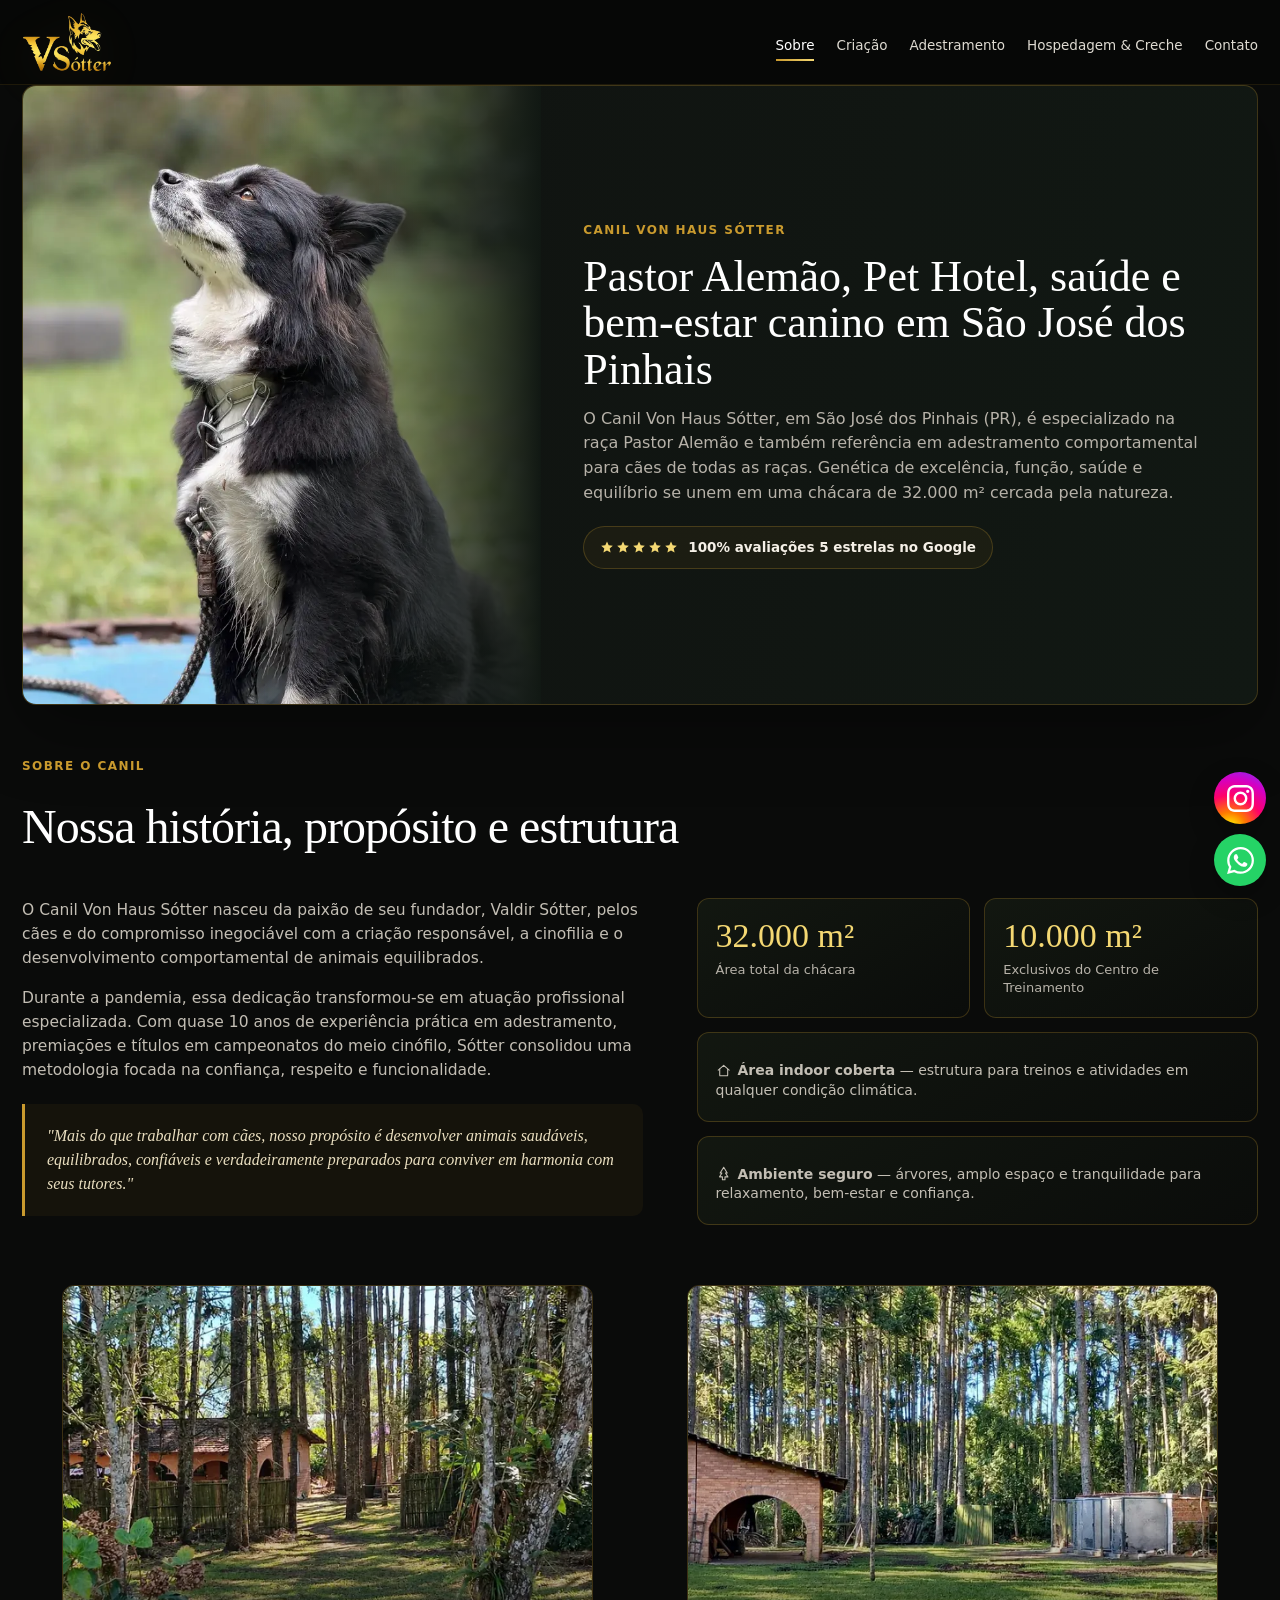
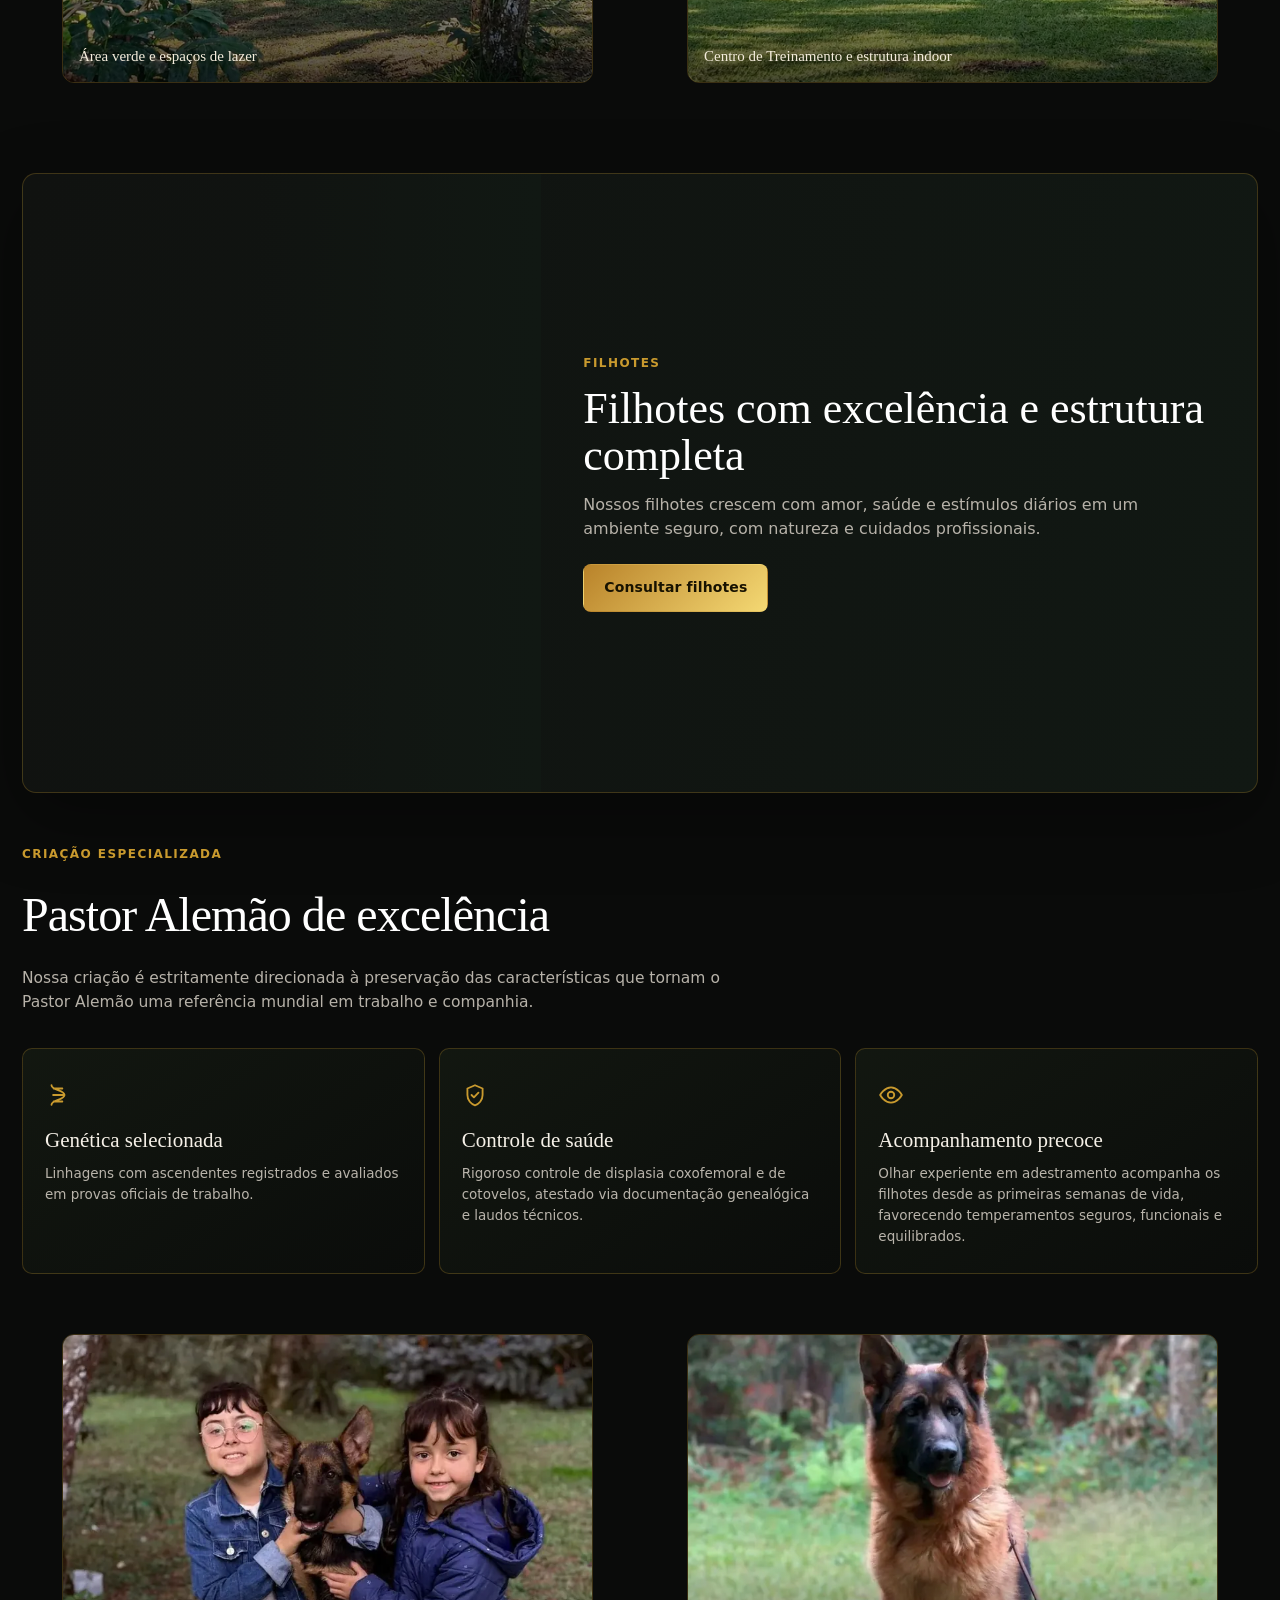
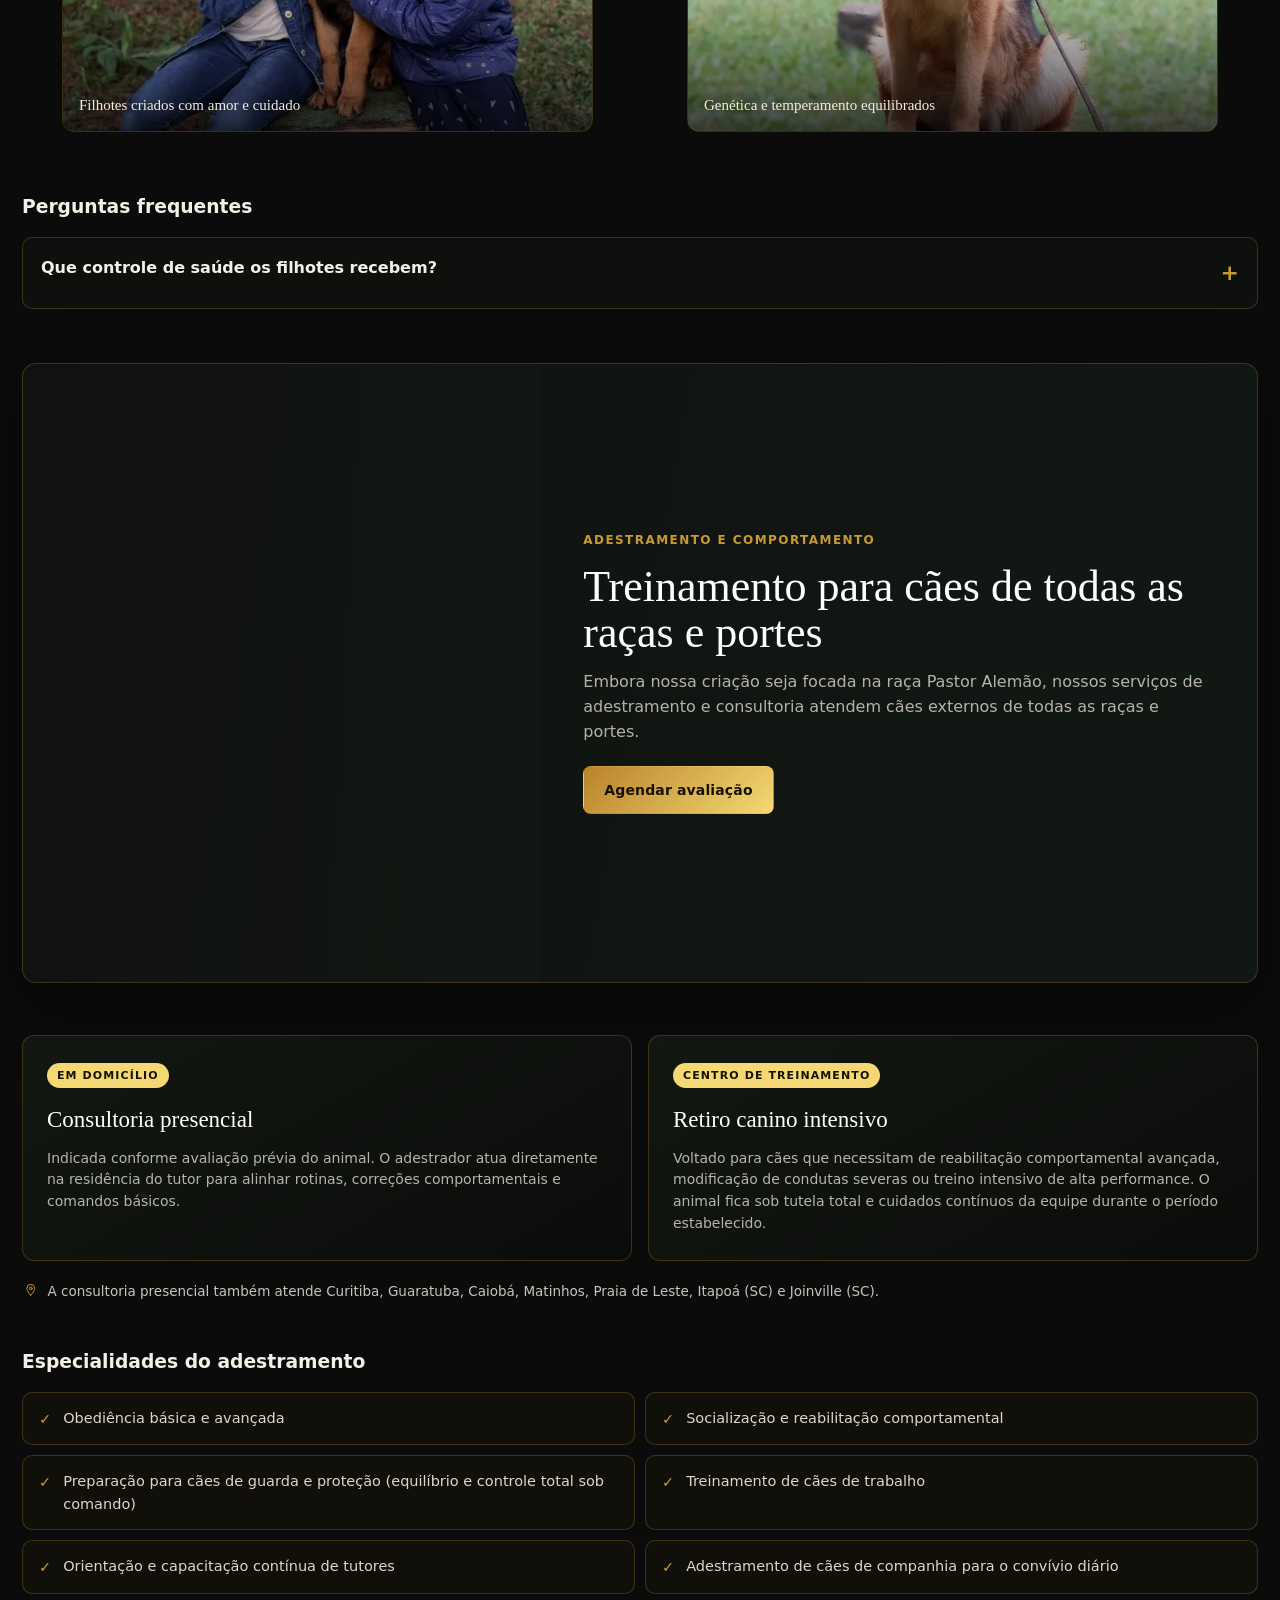
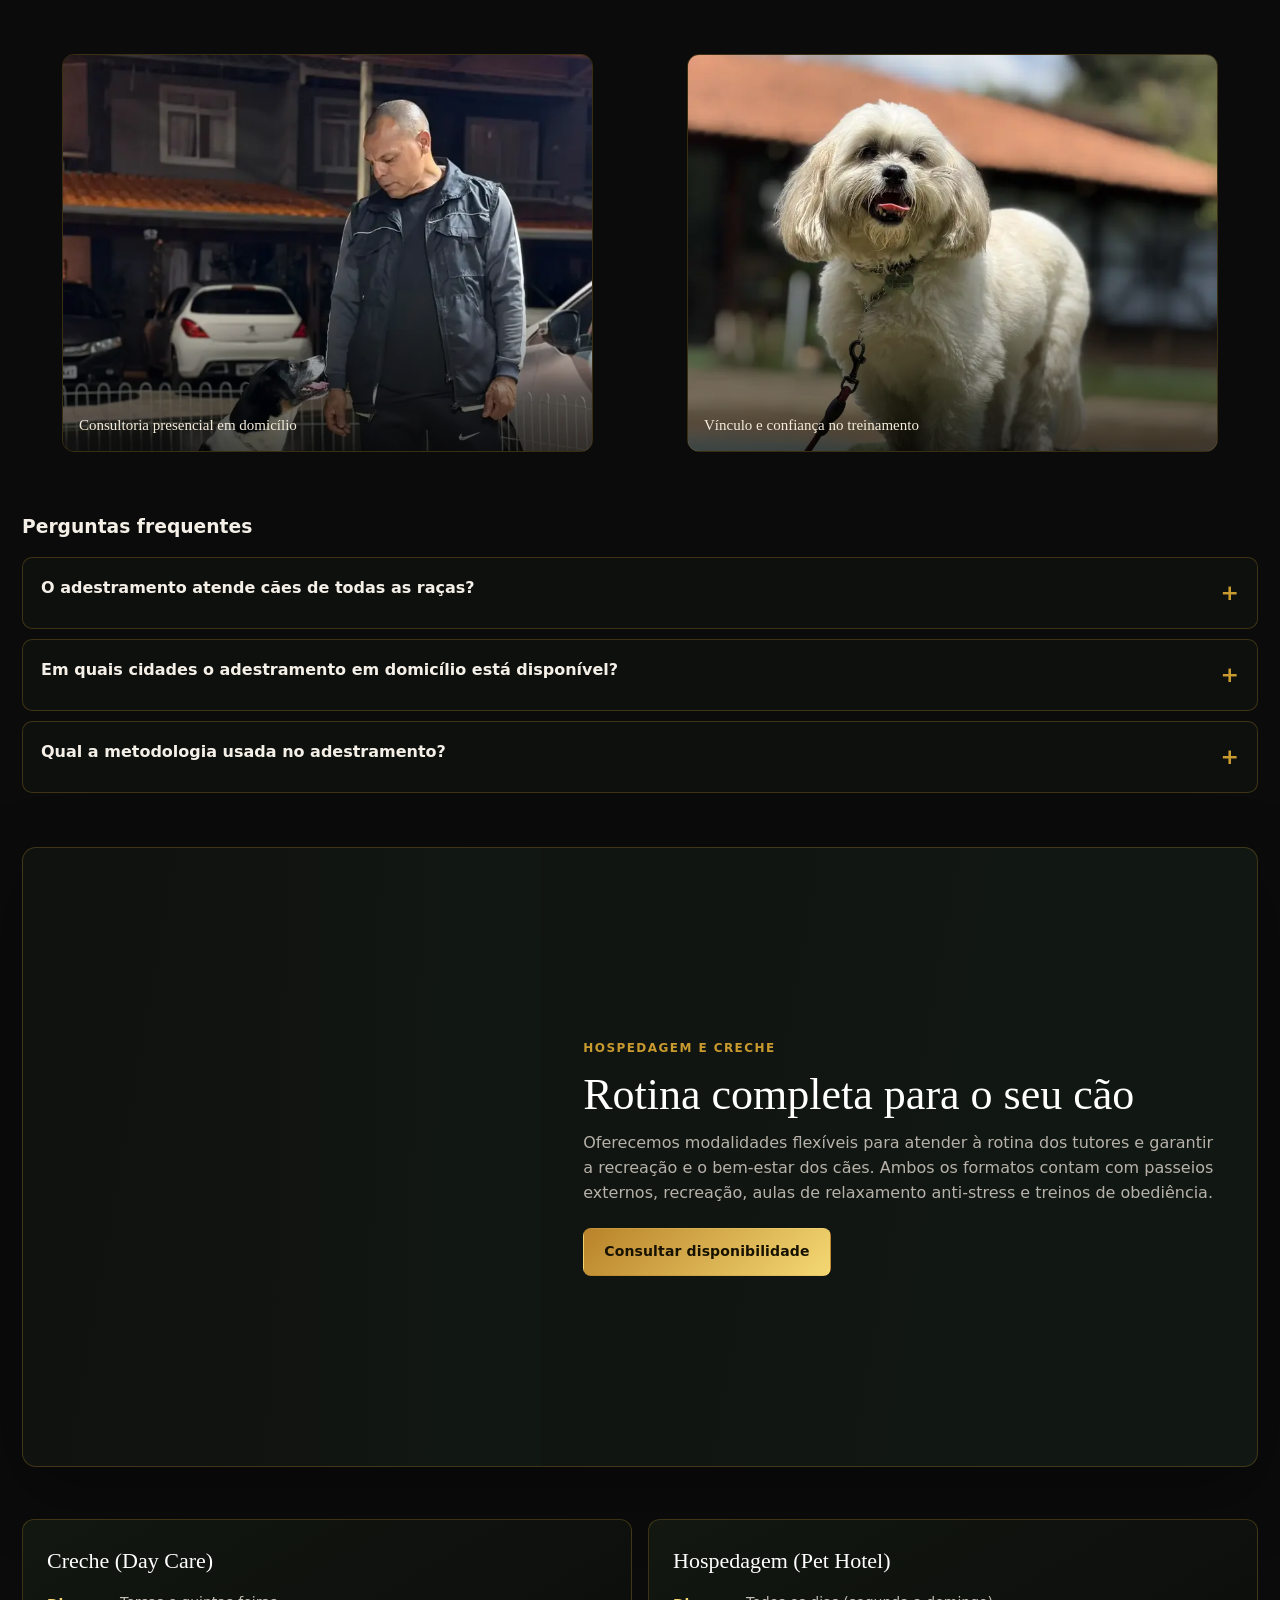
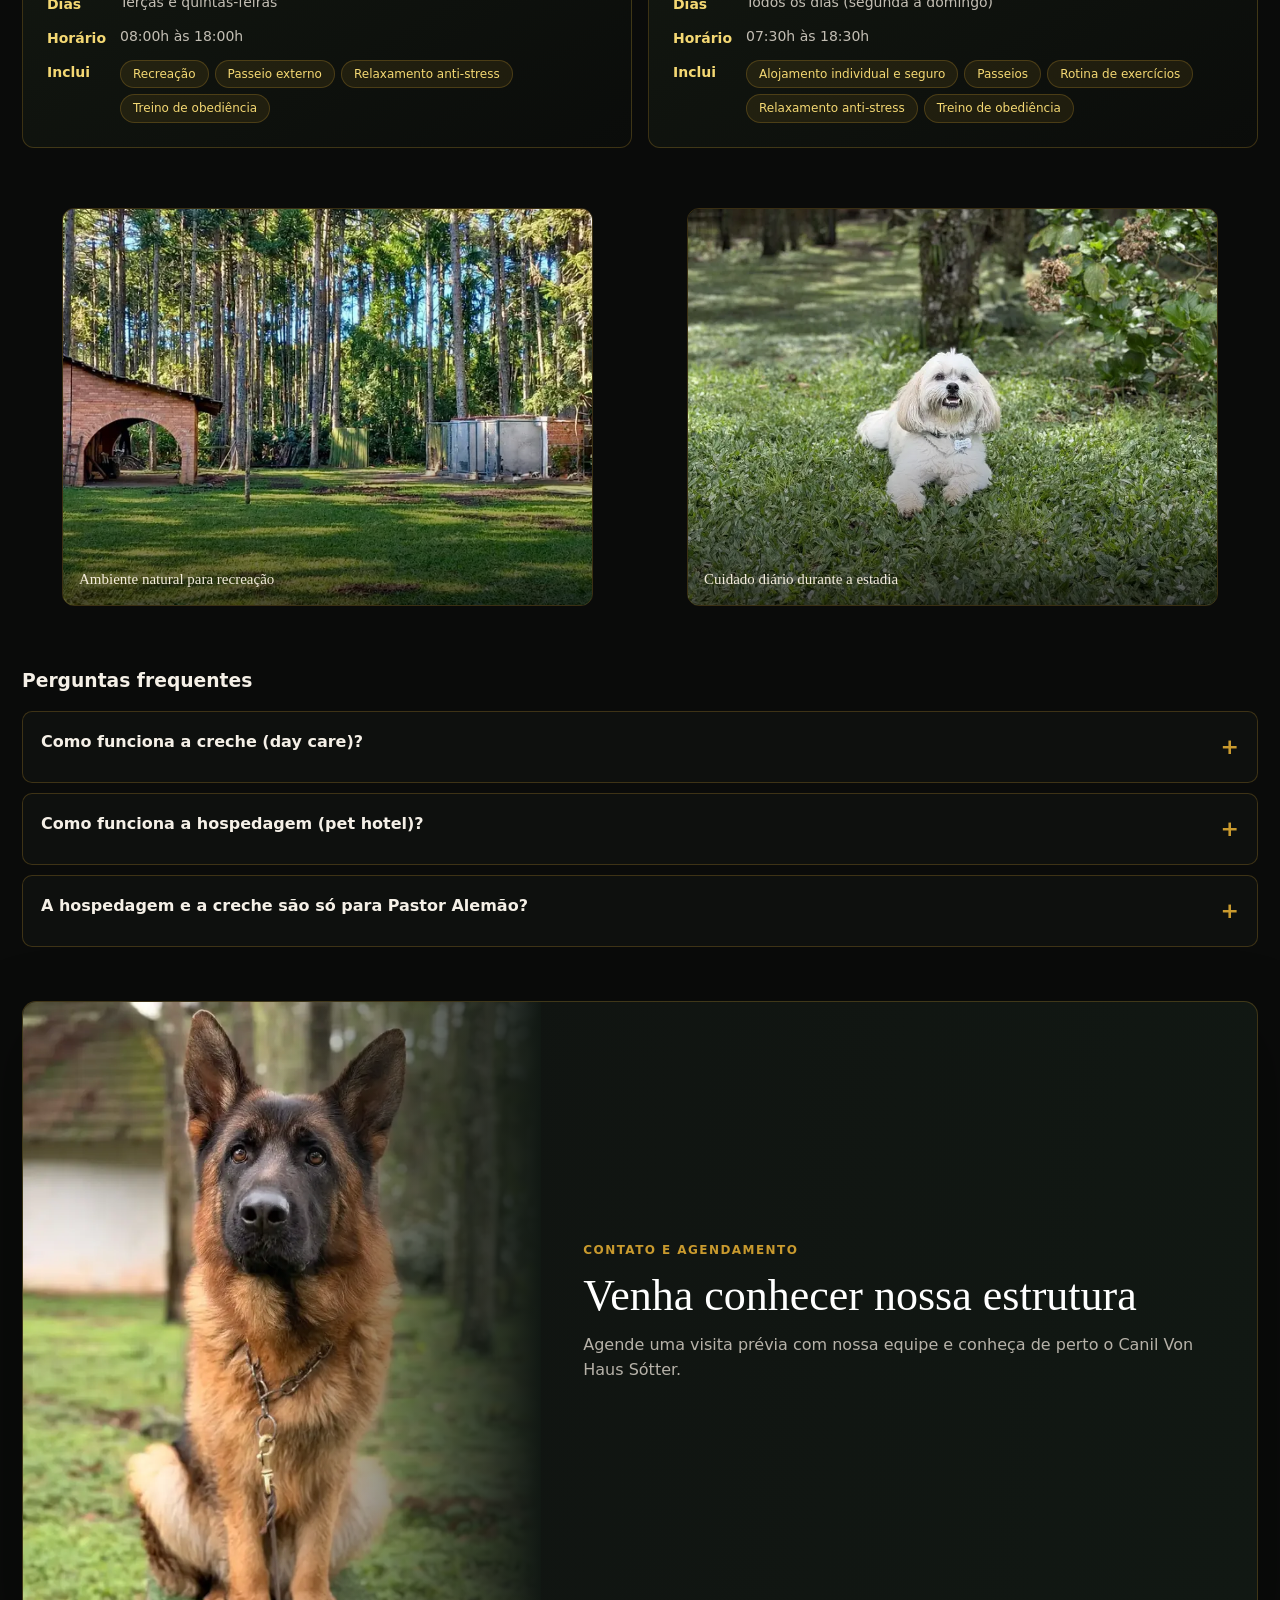
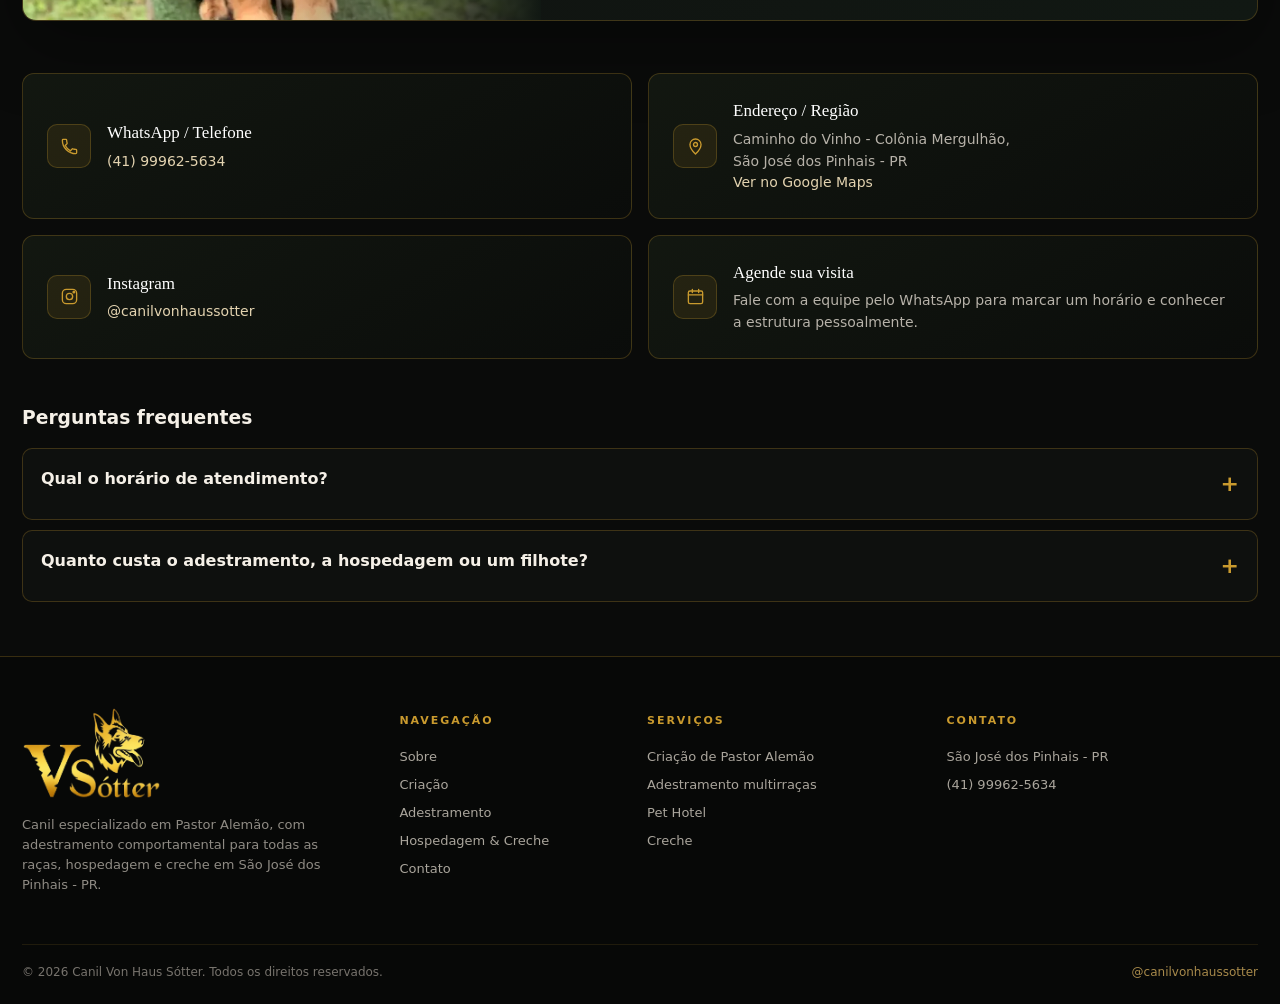
<file: index.html>
<!DOCTYPE html>
<html lang="pt-BR">
<head>
  <meta charset="utf-8">
  <meta name="viewport" content="width=device-width,initial-scale=1,viewport-fit=cover">
  <meta name="robots" content="index,follow,max-image-preview:large">
  <meta name="theme-color" content="#0a0b0a">
  <title>Canil Von Haus Sótter | Pastor Alemão e Adestramento Canino</title>
  <meta name="description" content="Canil Von Haus Sótter em São José dos Pinhais (PR): criação de Pastor Alemão, adestramento para todas as raças, pet hotel e creche em chácara de 32.000 m².">
  <meta name="keywords" content="Canil Pastor Alemão São José dos Pinhais, filhotes Pastor Alemão Curitiba, adestrador cães todas as raças, pet hotel São José dos Pinhais, creche para cães Curitiba, Canil Von Haus Sótter">
  <meta property="og:type" content="website">
  <meta property="og:locale" content="pt_BR">
  <meta property="og:site_name" content="Canil Von Haus Sótter">
  <meta property="og:title" content="Canil Von Haus Sótter | Pastor Alemão, Adestramento, Hotel e Creche">
  <meta property="og:description" content="Criação especializada em Pastor Alemão, adestramento comportamental para todas as raças, pet hotel e creche em São José dos Pinhais (PR).">
  <meta property="og:image" content="https://vsotter.com.br/assets/site/og-cover.webp">
  <meta property="og:image:width" content="960">
  <meta property="og:image:height" content="480">
  <meta property="og:image:alt" content="Valdir Sótter, fundador do Canil Von Haus Sótter, ao lado de um Pastor Alemão">
  <meta property="og:url" content="https://vsotter.com.br/">
  <meta name="twitter:card" content="summary_large_image">
  <meta name="twitter:title" content="Canil Von Haus Sótter | Pastor Alemão, Adestramento, Hotel e Creche">
  <meta name="twitter:description" content="Criação especializada em Pastor Alemão, adestramento comportamental para todas as raças, pet hotel e creche em São José dos Pinhais (PR).">
  <meta name="twitter:image" content="https://vsotter.com.br/assets/site/og-cover.webp">
  <link rel="canonical" href="https://vsotter.com.br/">
  <link rel="icon" type="image/png" sizes="48x48" href="assets/site/favicon.png">
  <link rel="apple-touch-icon" sizes="180x180" href="assets/site/apple-touch-icon.png">
  <style>html{background:#0a0b0a}body{margin:0;background:#0a0b0a;color:#f5f0e7}</style>
  <link rel="preload" href="styles.css" as="style" onload="this.onload=null;this.rel='stylesheet'">
  <noscript><link rel="stylesheet" href="styles.css"></noscript>
  <script type="application/ld+json">{"@context":"https://schema.org","@type":"LocalBusiness","name":"Canil Von Haus Sótter","image":"https://vsotter.com.br/assets/site/og-cover.webp","url":"https://vsotter.com.br/","description":"Canil especializado em Pastor Alemão, com adestramento comportamental para todas as raças, pet hotel e creche em São José dos Pinhais (PR).","telephone":"+5541999625634","priceRange":"$","founder":{"@type":"Person","name":"Valdir Sótter"},"address":{"@type":"PostalAddress","streetAddress":"Caminho do Vinho, Colônia Mergulhão","addressLocality":"São José dos Pinhais","addressRegion":"PR","addressCountry":"BR"},"geo":{"@type":"GeoCoordinates","latitude":-25.5672225,"longitude":-49.1308196},"areaServed":[{"@type":"City","name":"São José dos Pinhais","addressRegion":"PR"},{"@type":"City","name":"Curitiba","addressRegion":"PR"},{"@type":"City","name":"Guaratuba","addressRegion":"PR"},{"@type":"City","name":"Caiobá","addressRegion":"PR"},{"@type":"City","name":"Matinhos","addressRegion":"PR"},{"@type":"City","name":"Praia de Leste","addressRegion":"PR"},{"@type":"City","name":"Itapoá","addressRegion":"SC"},{"@type":"City","name":"Joinville","addressRegion":"SC"}],"aggregateRating":{"@type":"AggregateRating","ratingValue":"5.0","bestRating":"5","reviewCount":"24"},"sameAs":["https://www.instagram.com/canilvonhaussotter/"],"openingHoursSpecification":[{"@type":"OpeningHoursSpecification","dayOfWeek":["Monday","Tuesday","Wednesday","Thursday","Friday"],"opens":"08:00","closes":"17:30"},{"@type":"OpeningHoursSpecification","dayOfWeek":["Saturday","Sunday"],"opens":"09:00","closes":"14:00"}]}</script>
  <script type="application/ld+json">{"@context":"https://schema.org","@type":"FAQPage","mainEntity":[{"@type":"Question","name":"Que controle de saúde os filhotes recebem?","acceptedAnswer":{"@type":"Answer","text":"Fazemos rigoroso controle de displasia coxofemoral e de cotovelos, atestado via documentação genealógica e laudos técnicos, com acompanhamento comportamental desde as primeiras semanas de vida."}},{"@type":"Question","name":"O adestramento atende cães de todas as raças?","acceptedAnswer":{"@type":"Answer","text":"Sim. Embora a criação seja focada em Pastor Alemão, o adestramento e a consultoria comportamental atendem cães de qualquer raça e porte."}},{"@type":"Question","name":"Em quais cidades o adestramento em domicílio está disponível?","acceptedAnswer":{"@type":"Answer","text":"Além de São José dos Pinhais, atendemos Curitiba, Guaratuba, Caiobá, Matinhos, Praia de Leste, Itapoá (SC) e Joinville (SC)."}},{"@type":"Question","name":"Qual a metodologia usada no adestramento?","acceptedAnswer":{"@type":"Answer","text":"Uma metodologia focada em confiança, respeito e funcionalidade, consolidada ao longo de quase 10 anos de experiência prática do fundador em adestramento e campeonatos do meio cinófilo."}},{"@type":"Question","name":"Como funciona a creche (day care)?","acceptedAnswer":{"@type":"Answer","text":"Funciona às terças e quintas-feiras, das 8h às 18h, com recreação, passeio externo, relaxamento anti-stress e treino de obediência."}},{"@type":"Question","name":"Como funciona a hospedagem (pet hotel)?","acceptedAnswer":{"@type":"Answer","text":"Funciona todos os dias, das 7h30 às 18h30, com alojamento individual e seguro, passeios, rotina de exercícios, relaxamento anti-stress e treino de obediência."}},{"@type":"Question","name":"A hospedagem e a creche são só para Pastor Alemão?","acceptedAnswer":{"@type":"Answer","text":"Não. A hospedagem e a creche recebem cães de todas as raças e portes."}},{"@type":"Question","name":"Qual o horário de atendimento?","acceptedAnswer":{"@type":"Answer","text":"Segunda a sexta, das 8h às 17h30. Sábado e domingo, das 9h às 14h."}},{"@type":"Question","name":"Quanto custa o adestramento, a hospedagem ou um filhote?","acceptedAnswer":{"@type":"Answer","text":"O valor varia conforme o porte do animal, a modalidade escolhida e a duração do serviço. Fale com a gente pelo WhatsApp para um orçamento personalizado."}}]}</script>
</head>
<body>
  <a class="skip-link" href="#conteudo">Ir para o conteúdo</a>
  <div class="scroll-progress" id="scrollProgress"></div>

  <svg style="position:absolute;width:0;height:0;overflow:hidden" aria-hidden="true"><defs>
    <symbol id="i-bolt" viewBox="0 0 24 24"><path d="M13 2 4 14h6l-1 8 10-12h-6l1-8Z"/></symbol>
    <symbol id="i-pulse" viewBox="0 0 24 24"><path d="M22 12h-4l-3 9L9 3l-3 9H2"/></symbol>
    <symbol id="i-star" viewBox="0 0 24 24"><path d="M12 2.5l2.9 6.6 7.1.7-5.4 4.7 1.6 7-6.2-3.7-6.2 3.7 1.6-7-5.4-4.7 7.1-.7 2.9-6.6Z"/></symbol>
    <symbol id="i-scale" viewBox="0 0 24 24"><path d="M12 3v18M4 7h16M4 7l3 6a3 3 0 0 1-6 0l3-6Zm16 0-3 6a3 3 0 0 0 6 0l-3-6Z"/></symbol>
    <symbol id="i-pin" viewBox="0 0 24 24"><path d="M12 21.5s7-6.5 7-12a7 7 0 1 0-14 0c0 5.5 7 12 7 12Z"/><circle cx="12" cy="9.5" r="2.5"/></symbol>
    <symbol id="i-dna" viewBox="0 0 24 24"><path d="M6 3c0 4.5 12 4.5 12 9s-12 4.5-12 9M8 6h8M7.5 12h9M8 18h8"/></symbol>
    <symbol id="i-shield" viewBox="0 0 24 24"><path d="M12 3l7 3v6c0 5-3.5 8.5-7 9.5-3.5-1-7-4.5-7-9.5V6l7-3Z"/><path d="M8.8 12l2.2 2.2 4.2-4.4"/></symbol>
    <symbol id="i-eye" viewBox="0 0 24 24"><path d="M2 12s3.8-7 10-7 10 7 10 7-3.8 7-10 7-10-7-10-7Z"/><circle cx="12" cy="12" r="3"/></symbol>
    <symbol id="i-home" viewBox="0 0 24 24"><path d="M3.5 11 12 3.8 20.5 11"/><path d="M5.8 9.6V19a1 1 0 0 0 1 1h10.4a1 1 0 0 0 1-1V9.6"/></symbol>
    <symbol id="i-tree" viewBox="0 0 24 24"><path d="M12 2 6.5 11h2.7L5.5 17H10v4.5h4V17h4.5l-3.7-6h2.7L12 2Z"/></symbol>
    <symbol id="i-phone" viewBox="0 0 24 24"><path d="M6.6 10.8c1.4 2.8 3.8 5.2 6.6 6.6l2.2-2.2c.3-.3.7-.4 1-.2 1.1.4 2.3.6 3.6.6.6 0 1 .4 1 1V20c0 .6-.4 1-1 1C10.6 21 3 13.4 3 4c0-.6.4-1 1-1h3.4c.6 0 1 .4 1 1 0 1.3.2 2.5.6 3.6.1.4 0 .8-.2 1L6.6 10.8Z"/></symbol>
    <symbol id="i-camera" viewBox="0 0 24 24"><rect x="3" y="3" width="18" height="18" rx="5"/><circle cx="12" cy="12" r="4"/><circle cx="17.5" cy="6.5" r="1"/></symbol>
    <symbol id="i-calendar" viewBox="0 0 24 24"><rect x="3" y="5" width="18" height="16" rx="2"/><path d="M8 3v4M16 3v4M3 10h18"/></symbol>
    <symbol id="i-chevron-up" viewBox="0 0 24 24"><path d="M5 15l7-7 7 7"/></symbol>
    <symbol id="i-menu" viewBox="0 0 24 24"><path d="M4 7h16M4 12h16M4 17h16"/></symbol>
    <symbol id="i-close" viewBox="0 0 24 24"><path d="M6 6l12 12M18 6 6 18"/></symbol>
  </defs></svg>

  <header class="site-header" id="topo">
    <div class="shell header-inner">
      <a class="brand" href="#sobre" aria-label="Canil Von Haus Sótter - início">
        <img loading="eager" src="assets/site/logo.png" alt="Logo Canil Von Haus Sótter" width="613" height="407" decoding="async" fetchpriority="high">
      </a>
      <nav class="main-nav" id="main-nav" aria-label="Navegação principal">
        <a class="active" href="#sobre">Sobre</a>
        <a href="#criacao">Criação</a>
        <a href="#adestramento">Adestramento</a>
        <a href="#hospedagem">Hospedagem &amp; Creche</a>
        <a href="#contato">Contato</a>
      </nav>
      <button class="menu-toggle" type="button" aria-expanded="false" aria-controls="main-nav" aria-label="Abrir menu">
        <svg class="icon icon-menu" aria-hidden="true"><use href="#i-menu"></use></svg>
        <svg class="icon icon-close" aria-hidden="true"><use href="#i-close"></use></svg>
      </button>
    </div>
  </header>
  <div class="nav-backdrop"></div>

  <main id="conteudo">
    <section class="about-section section-dark" id="sobre">
      <div class="shell section-hero-wrap">
        <div class="section-hero-panel reveal visible">
          <div class="section-hero-image hero-slideshow">
            <img class="active" src="assets/sobre/capa-1.webp" alt="Fundador do Canil Von Haus Sótter sorrindo entre os pinheiros da chácara" width="960" height="1280" loading="eager" decoding="async" fetchpriority="high" srcset="assets/sobre/capa-1-800.webp 800w, assets/sobre/capa-1.webp 960w" sizes="(min-width:821px) 50vw, 100vw">
            <img src="assets/sobre/capa-2.webp" alt="Cão do Canil Von Haus Sótter em treinamento" width="1600" height="2133" loading="lazy" decoding="async" srcset="assets/sobre/capa-2-800.webp 800w, assets/sobre/capa-2.webp 1600w" sizes="(min-width:821px) 50vw, 100vw">
            <img src="assets/sobre/capa-3.webp" alt="Fundador do Canil Von Haus Sótter com cão preto e branco" width="1442" height="1922" loading="lazy" decoding="async" style="object-position:center 0%" srcset="assets/sobre/capa-3-800.webp 800w, assets/sobre/capa-3.webp 1442w" sizes="(min-width:821px) 50vw, 100vw">
            <img src="assets/sobre/capa-4.webp" alt="Cão relaxando no gramado em frente à construção de tijolos da chácara" width="960" height="1280" loading="lazy" decoding="async" style="object-position:center 40%" srcset="assets/sobre/capa-4-800.webp 800w, assets/sobre/capa-4.webp 960w" sizes="(min-width:821px) 50vw, 100vw">
          </div>
          <div class="section-hero-copy">
            <p class="kicker">CANIL VON HAUS SÓTTER</p>
            <h1>Pastor Alemão, Pet Hotel, saúde e bem-estar canino em São José dos Pinhais</h1>
            <p>O Canil Von Haus Sótter, em São José dos Pinhais (PR), é especializado na raça Pastor Alemão e também referência em adestramento comportamental para cães de todas as raças. Genética de excelência, função, saúde e equilíbrio se unem em uma chácara de 32.000 m² cercada pela natureza.</p>
            <a class="trust-badge" href="https://www.google.com/maps/place/Von+Haus+S%C3%B3tter/@-25.5672225,-49.1308196,17z/data=!4m8!3m7!1s0x94dcf7c70f1d5147:0xac2ee71cd3bd0217!8m2!3d-25.5672225!4d-49.1308196!9m1!1b1!16s%2Fg%2F11nw07qjgq?hl=pt-BR" target="_blank" rel="noopener">
              <span class="trust-stars">
                <svg class="icon"><use href="#i-star"/></svg><svg class="icon"><use href="#i-star"/></svg><svg class="icon"><use href="#i-star"/></svg><svg class="icon"><use href="#i-star"/></svg><svg class="icon"><use href="#i-star"/></svg>
              </span>
              <span>100% avaliações 5 estrelas no Google</span>
            </a>
          </div>
        </div>
      </div>

      <div class="shell">
        <header class="section-heading reveal">
          <p class="kicker">SOBRE O CANIL</p>
          <h2>Nossa história, propósito e estrutura</h2>
        </header>

        <div class="story">
          <div class="story-copy reveal">
            <p>O Canil Von Haus Sótter nasceu da paixão de seu fundador, Valdir Sótter, pelos cães e do compromisso inegociável com a criação responsável, a cinofilia e o desenvolvimento comportamental de animais equilibrados.</p>
            <p>Durante a pandemia, essa dedicação transformou-se em atuação profissional especializada. Com quase 10 anos de experiência prática em adestramento, premiações e títulos em campeonatos do meio cinófilo, Sótter consolidou uma metodologia focada na confiança, respeito e funcionalidade.</p>
            <blockquote class="story-quote">"Mais do que trabalhar com cães, nosso propósito é desenvolver animais saudáveis, equilibrados, confiáveis e verdadeiramente preparados para conviver em harmonia com seus tutores."</blockquote>
          </div>
          <div class="facts-grid reveal reveal-delay">
            <div class="fact-card"><span class="fact-num">32.000 m²</span><span class="fact-label">Área total da chácara</span></div>
            <div class="fact-card"><span class="fact-num">10.000 m²</span><span class="fact-label">Exclusivos do Centro de Treinamento</span></div>
            <div class="fact-card fact-wide"><span class="fact-label"><svg class="icon icon-inline"><use href="#i-home"/></svg> <b>Área indoor coberta</b> — estrutura para treinos e atividades em qualquer condição climática.</span></div>
            <div class="fact-card fact-wide"><span class="fact-label"><svg class="icon icon-inline"><use href="#i-tree"/></svg> <b>Ambiente seguro</b> — árvores, amplo espaço e tranquilidade para relaxamento, bem-estar e confiança.</span></div>
          </div>
        </div>

        <div class="structure-photos reveal reveal-delay">
          <figure class="structure-photo"><img src="assets/sobre/detalhe-1.webp" alt="Área verde e piscina do Canil Von Haus Sótter" width="1600" height="900" loading="lazy" decoding="async" srcset="assets/sobre/detalhe-1-800.webp 800w, assets/sobre/detalhe-1.webp 1600w" sizes="(min-width:821px) 50vw, 100vw"><figcaption>Área verde e espaços de lazer</figcaption></figure>
          <figure class="structure-photo"><img src="assets/sobre/detalhe-2.webp" alt="Centro de treinamento e estrutura indoor do canil" width="1600" height="900" loading="lazy" decoding="async" srcset="assets/sobre/detalhe-2-800.webp 800w, assets/sobre/detalhe-2.webp 1600w" sizes="(min-width:821px) 50vw, 100vw"><figcaption>Centro de Treinamento e estrutura indoor</figcaption></figure>
        </div>
      </div>
    </section>

    <section class="creation-section section-dark" id="criacao">
      <div class="shell section-hero-wrap">
        <div class="section-hero-panel reveal">
          <div class="section-hero-image hero-slideshow">
            <img class="active" src="assets/criacao/capa-1.webp" alt="Pastor Alemão do Canil Von Haus Sótter" width="796" height="1048" loading="lazy" decoding="async">
            <img src="assets/criacao/capa-2.webp" alt="Fundador com filhote de Malinois no colo" width="960" height="1280" loading="lazy" decoding="async" srcset="assets/criacao/capa-2-800.webp 800w, assets/criacao/capa-2.webp 960w" sizes="(min-width:821px) 50vw, 100vw">
            <img src="assets/criacao/capa-3.webp" alt="Dois filhotes de Pastor Alemão do Canil Von Haus Sótter" width="1600" height="2523" loading="lazy" decoding="async" srcset="assets/criacao/capa-3-800.webp 800w, assets/criacao/capa-3.webp 1600w" sizes="(min-width:821px) 50vw, 100vw">
            <img src="assets/criacao/capa-4.webp" alt="Filhote de Malinois na coleira" width="960" height="1280" loading="lazy" decoding="async" srcset="assets/criacao/capa-4-800.webp 800w, assets/criacao/capa-4.webp 960w" sizes="(min-width:821px) 50vw, 100vw">
            <img src="assets/criacao/capa-5.webp" alt="Filhote de Pastor Alemão nos braços do criador" width="960" height="1280" loading="lazy" decoding="async" srcset="assets/criacao/capa-5-800.webp 800w, assets/criacao/capa-5.webp 960w" sizes="(min-width:821px) 50vw, 100vw">
            <img src="assets/criacao/capa-6.webp" alt="Pastor Alemão adulto de perfil em postura de exposição" width="960" height="1280" loading="lazy" decoding="async" srcset="assets/criacao/capa-6-800.webp 800w, assets/criacao/capa-6.webp 960w" sizes="(min-width:821px) 50vw, 100vw">
            <img src="assets/criacao/capa-7.webp" alt="Troféus e prêmios de exposições conquistados pelo Canil Von Haus Sótter" width="960" height="1280" loading="lazy" decoding="async" srcset="assets/criacao/capa-7-800.webp 800w, assets/criacao/capa-7.webp 960w" sizes="(min-width:821px) 50vw, 100vw">
            <img src="assets/criacao/capa-8.webp" alt="Fundador do Canil Von Haus Sótter ao lado de um Pastor Alemão sobre um tronco" width="800" height="1066" loading="lazy" decoding="async">
          </div>
          <div class="section-hero-copy">
            <p class="kicker">FILHOTES</p>
            <h2>Filhotes com excelência e estrutura completa</h2>
            <p>Nossos filhotes crescem com amor, saúde e estímulos diários em um ambiente seguro, com natureza e cuidados profissionais.</p>
            <div class="actions">
              <a class="btn btn-gold" href="https://wa.me/5541999625634?text=Ol%C3%A1%21%20Vim%20pelo%20site%20do%20Canil%20Von%20Haus%20Sótter%20e%20quero%20consultar%20filhotes%20dispon%C3%ADveis." target="_blank" rel="noopener noreferrer">Consultar filhotes</a>
            </div>
          </div>
        </div>
      </div>

      <div class="shell">
        <header class="section-heading reveal">
          <p class="kicker">CRIAÇÃO ESPECIALIZADA</p>
          <h2>Pastor Alemão de excelência</h2>
          <p>Nossa criação é estritamente direcionada à preservação das características que tornam o Pastor Alemão uma referência mundial em trabalho e companhia.</p>
        </header>

        <div class="feature-grid">
          <article class="feature-card reveal"><span class="f-icon"><svg class="icon"><use href="#i-dna"/></svg></span><h3>Genética selecionada</h3><p>Linhagens com ascendentes registrados e avaliados em provas oficiais de trabalho.</p></article>
          <article class="feature-card reveal"><span class="f-icon"><svg class="icon"><use href="#i-shield"/></svg></span><h3>Controle de saúde</h3><p>Rigoroso controle de displasia coxofemoral e de cotovelos, atestado via documentação genealógica e laudos técnicos.</p></article>
          <article class="feature-card reveal"><span class="f-icon"><svg class="icon"><use href="#i-eye"/></svg></span><h3>Acompanhamento precoce</h3><p>Olhar experiente em adestramento acompanha os filhotes desde as primeiras semanas de vida, favorecendo temperamentos seguros, funcionais e equilibrados.</p></article>
        </div>

        <div class="breed-photos reveal reveal-delay">
          <figure class="structure-photo"><img src="assets/criacao/detalhe-1.webp" alt="Crianças com filhote de Pastor Alemão do Canil Von Haus Sótter" width="960" height="1280" loading="lazy" decoding="async" style="object-position:center 18%" srcset="assets/criacao/detalhe-1-800.webp 800w, assets/criacao/detalhe-1.webp 960w" sizes="(min-width:821px) 50vw, 100vw"><figcaption>Filhotes criados com amor e cuidado</figcaption></figure>
          <figure class="structure-photo"><img src="assets/criacao/detalhe-2.webp" alt="Pastor Alemão adulto do Canil Von Haus Sótter" width="1376" height="1600" loading="lazy" decoding="async" style="object-position:center 28%" srcset="assets/criacao/detalhe-2-800.webp 800w, assets/criacao/detalhe-2.webp 1376w" sizes="(min-width:821px) 50vw, 100vw"><figcaption>Genética e temperamento equilibrados</figcaption></figure>
        </div>

        <div class="reveal" style="margin-top:44px">
          <h3 class="section-heading" style="margin-bottom:16px">Perguntas frequentes</h3>
          <div class="faq-list">
            <details>
              <summary>Que controle de saúde os filhotes recebem?<span>+</span></summary>
              <p>Fazemos rigoroso controle de displasia coxofemoral e de cotovelos, atestado via documentação genealógica e laudos técnicos, com acompanhamento comportamental desde as primeiras semanas de vida.</p>
            </details>
          </div>
        </div>
      </div>
    </section>

    <section class="training-section section-dark" id="adestramento">
      <div class="shell section-hero-wrap">
        <div class="section-hero-panel reveal">
          <div class="section-hero-image hero-slideshow">
            <img class="active" src="assets/adestramento/capa-1.webp" alt="Adestramento de cão de todas as raças no Canil Von Haus Sótter" width="960" height="1280" loading="lazy" decoding="async" srcset="assets/adestramento/capa-1-800.webp 800w, assets/adestramento/capa-1.webp 960w" sizes="(min-width:821px) 50vw, 100vw">
            <img src="assets/adestramento/capa-2.webp" alt="Filhote em treinamento sobre plataforma de obstáculo" width="960" height="1280" loading="lazy" decoding="async" srcset="assets/adestramento/capa-2-800.webp 800w, assets/adestramento/capa-2.webp 960w" sizes="(min-width:821px) 50vw, 100vw">
            <img src="assets/adestramento/capa-3.webp" alt="Adestrador com cão treinando sobre tronco" width="1600" height="2133" loading="lazy" decoding="async" srcset="assets/adestramento/capa-3-800.webp 800w, assets/adestramento/capa-3.webp 1600w" sizes="(min-width:821px) 50vw, 100vw">
          </div>
          <div class="section-hero-copy">
            <p class="kicker">ADESTRAMENTO E COMPORTAMENTO</p>
            <h2>Treinamento para cães de todas as raças e portes</h2>
            <p>Embora nossa criação seja focada na raça Pastor Alemão, nossos serviços de adestramento e consultoria atendem cães externos de todas as raças e portes.</p>
            <div class="actions">
              <a class="btn btn-gold" href="https://wa.me/5541999625634?text=Ol%C3%A1%21%20Vim%20pelo%20site%20e%20gostaria%20de%20agendar%20uma%20avalia%C3%A7%C3%A3o%20para%20adestramento." target="_blank" rel="noopener noreferrer">Agendar avaliação</a>
            </div>
          </div>
        </div>
      </div>

      <div class="shell">
        <div class="training-layout">
          <article class="modality-card reveal"><span class="m-tag">Em domicílio</span><h3>Consultoria presencial</h3><p>Indicada conforme avaliação prévia do animal. O adestrador atua diretamente na residência do tutor para alinhar rotinas, correções comportamentais e comandos básicos.</p></article>
          <article class="modality-card reveal reveal-delay"><span class="m-tag">Centro de treinamento</span><h3>Retiro canino intensivo</h3><p>Voltado para cães que necessitam de reabilitação comportamental avançada, modificação de condutas severas ou treino intensivo de alta performance. O animal fica sob tutela total e cuidados contínuos da equipe durante o período estabelecido.</p></article>
        </div>

        <div class="service-area-note reveal">
          <svg class="icon" aria-hidden="true"><use href="#i-pin"/></svg>
          <span>A consultoria presencial também atende Curitiba, Guaratuba, Caiobá, Matinhos, Praia de Leste, Itapoá (SC) e Joinville (SC).</span>
        </div>

        <div class="reveal specialties-block">
          <h3 class="section-heading" style="margin-bottom:16px">Especialidades do adestramento</h3>
          <ul class="specialty-list">
            <li>Obediência básica e avançada</li>
            <li>Socialização e reabilitação comportamental</li>
            <li>Preparação para cães de guarda e proteção (equilíbrio e controle total sob comando)</li>
            <li>Treinamento de cães de trabalho</li>
            <li>Orientação e capacitação contínua de tutores</li>
            <li>Adestramento de cães de companhia para o convívio diário</li>
          </ul>
        </div>

        <div class="breed-photos reveal reveal-delay">
          <figure class="structure-photo"><img src="assets/adestramento/detalhe-1.webp" alt="Adestramento em domicílio com cão de outra raça no Canil Von Haus Sótter" width="960" height="1280" loading="lazy" decoding="async" style="object-position:center 12%" srcset="assets/adestramento/detalhe-1-800.webp 800w, assets/adestramento/detalhe-1.webp 960w" sizes="(min-width:821px) 50vw, 100vw"><figcaption>Consultoria presencial em domicílio</figcaption></figure>
          <figure class="structure-photo"><img src="assets/adestramento/detalhe-2.webp" alt="Cão de pequeno porte posando sobre plataforma de treino ao lado da piscina do Canil Von Haus Sótter" width="960" height="1280" loading="lazy" decoding="async" style="object-position:center 38%" srcset="assets/adestramento/detalhe-2-800.webp 800w, assets/adestramento/detalhe-2.webp 960w" sizes="(min-width:821px) 50vw, 100vw"><figcaption>Vínculo e confiança no treinamento</figcaption></figure>
        </div>

        <div class="reveal" style="margin-top:44px">
          <h3 class="section-heading" style="margin-bottom:16px">Perguntas frequentes</h3>
          <div class="faq-list">
            <details>
              <summary>O adestramento atende cães de todas as raças?<span>+</span></summary>
              <p>Sim. Embora a criação seja focada em Pastor Alemão, o adestramento e a consultoria comportamental atendem cães de qualquer raça e porte.</p>
            </details>
            <details>
              <summary>Em quais cidades o adestramento em domicílio está disponível?<span>+</span></summary>
              <p>Além de São José dos Pinhais, atendemos Curitiba, Guaratuba, Caiobá, Matinhos, Praia de Leste, Itapoá (SC) e Joinville (SC).</p>
            </details>
            <details>
              <summary>Qual a metodologia usada no adestramento?<span>+</span></summary>
              <p>Uma metodologia focada em confiança, respeito e funcionalidade, consolidada ao longo de quase 10 anos de experiência prática do fundador em adestramento e campeonatos do meio cinófilo.</p>
            </details>
          </div>
        </div>
      </div>
    </section>

    <section class="stay-section section-dark" id="hospedagem">
      <div class="shell section-hero-wrap">
        <div class="section-hero-panel reveal">
          <div class="section-hero-image hero-slideshow">
            <img class="active" src="assets/hospedagem/capa-1.webp" alt="Pastor Alemão relaxado durante a hospedagem no Canil Von Haus Sótter" width="960" height="1280" loading="lazy" decoding="async" srcset="assets/hospedagem/capa-1-800.webp 800w, assets/hospedagem/capa-1.webp 960w" sizes="(min-width:821px) 50vw, 100vw">
            <img src="assets/hospedagem/capa-2.webp" alt="Área externa e estrutura do Canil Von Haus Sótter cercada por natureza" width="960" height="1280" loading="lazy" decoding="async" srcset="assets/hospedagem/capa-2-800.webp 800w, assets/hospedagem/capa-2.webp 960w" sizes="(min-width:821px) 50vw, 100vw">
            <img src="assets/hospedagem/capa-3.webp" alt="Cão relaxado no jardim durante a hospedagem" width="1600" height="2133" loading="lazy" decoding="async" srcset="assets/hospedagem/capa-3-800.webp 800w, assets/hospedagem/capa-3.webp 1600w" sizes="(min-width:821px) 50vw, 100vw">
            <img src="assets/hospedagem/capa-4.webp" alt="Cão descansando no gramado do canil, com a área coberta e os pinheiros ao fundo" width="960" height="1280" loading="lazy" decoding="async" srcset="assets/hospedagem/capa-4-800.webp 800w, assets/hospedagem/capa-4.webp 960w" sizes="(min-width:821px) 50vw, 100vw">
            <img src="assets/hospedagem/capa-5.webp" alt="Área coberta de tijolos aparentes da chácara, cercada por araucárias" width="960" height="1280" loading="lazy" decoding="async" srcset="assets/hospedagem/capa-5-800.webp 800w, assets/hospedagem/capa-5.webp 960w" sizes="(min-width:821px) 50vw, 100vw">
            <img src="assets/hospedagem/capa-6.webp" alt="Amplo gramado de recreação cercado por pinheiros no Canil Von Haus Sótter" width="960" height="1280" loading="lazy" decoding="async" srcset="assets/hospedagem/capa-6-800.webp 800w, assets/hospedagem/capa-6.webp 960w" sizes="(min-width:821px) 50vw, 100vw">
          </div>
          <div class="section-hero-copy">
            <p class="kicker">HOSPEDAGEM E CRECHE</p>
            <h2>Rotina completa para o seu cão</h2>
            <p>Oferecemos modalidades flexíveis para atender à rotina dos tutores e garantir a recreação e o bem-estar dos cães. Ambos os formatos contam com passeios externos, recreação, aulas de relaxamento anti-stress e treinos de obediência.</p>
            <div class="actions">
              <a class="btn btn-gold" href="https://wa.me/5541999625634?text=Ol%C3%A1%21%20Vim%20pelo%20site%20e%20gostaria%20de%20consultar%20disponibilidade%20de%20hospedagem%2Fcreche." target="_blank" rel="noopener noreferrer">Consultar disponibilidade</a>
            </div>
          </div>
        </div>
      </div>

      <div class="shell">
        <div class="stay-cards reveal">
          <div class="stay-card">
            <h3>Creche (Day Care)</h3>
            <dl>
              <dt>Dias</dt><dd>Terças e quintas-feiras</dd>
              <dt>Horário</dt><dd>08:00h às 18:00h</dd>
              <dt>Inclui</dt><dd class="pill-list"><span class="pill">Recreação</span><span class="pill">Passeio externo</span><span class="pill">Relaxamento anti-stress</span><span class="pill">Treino de obediência</span></dd>
            </dl>
          </div>
          <div class="stay-card">
            <h3>Hospedagem (Pet Hotel)</h3>
            <dl>
              <dt>Dias</dt><dd>Todos os dias (segunda a domingo)</dd>
              <dt>Horário</dt><dd>07:30h às 18:30h</dd>
              <dt>Inclui</dt><dd class="pill-list"><span class="pill">Alojamento individual e seguro</span><span class="pill">Passeios</span><span class="pill">Rotina de exercícios</span><span class="pill">Relaxamento anti-stress</span><span class="pill">Treino de obediência</span></dd>
            </dl>
          </div>
        </div>

        <div class="breed-photos reveal reveal-delay">
          <figure class="structure-photo"><img src="assets/hospedagem/detalhe-1.webp" alt="Estrutura do Canil Von Haus Sótter em meio à natureza" width="1600" height="900" loading="lazy" decoding="async" srcset="assets/hospedagem/detalhe-1-800.webp 800w, assets/hospedagem/detalhe-1.webp 1600w" sizes="(min-width:821px) 50vw, 100vw"><figcaption>Ambiente natural para recreação</figcaption></figure>
          <figure class="structure-photo"><img src="assets/hospedagem/detalhe-2.webp" alt="Cão de pequeno porte deitado na grama do jardim do Canil Von Haus Sótter" width="960" height="1280" loading="lazy" decoding="async" style="object-position:center 80%" srcset="assets/hospedagem/detalhe-2-800.webp 800w, assets/hospedagem/detalhe-2.webp 960w" sizes="(min-width:821px) 50vw, 100vw"><figcaption>Cuidado diário durante a estadia</figcaption></figure>
        </div>

        <div class="reveal" style="margin-top:44px">
          <h3 class="section-heading" style="margin-bottom:16px">Perguntas frequentes</h3>
          <div class="faq-list">
            <details>
              <summary>Como funciona a creche (day care)?<span>+</span></summary>
              <p>Funciona às terças e quintas-feiras, das 8h às 18h, com recreação, passeio externo, relaxamento anti-stress e treino de obediência.</p>
            </details>
            <details>
              <summary>Como funciona a hospedagem (pet hotel)?<span>+</span></summary>
              <p>Funciona todos os dias, das 7h30 às 18h30, com alojamento individual e seguro, passeios, rotina de exercícios, relaxamento anti-stress e treino de obediência.</p>
            </details>
            <details>
              <summary>A hospedagem e a creche são só para Pastor Alemão?<span>+</span></summary>
              <p>Não. A hospedagem e a creche recebem cães de todas as raças e portes.</p>
            </details>
          </div>
        </div>
      </div>
    </section>

    <section class="contact-section section-dark" id="contato">
      <div class="shell section-hero-wrap">
        <div class="section-hero-panel reveal">
          <div class="section-hero-image hero-slideshow">
            <img class="active" src="assets/contato/capa-1.webp" alt="Equipe do Canil Von Haus Sótter" width="960" height="1280" loading="lazy" decoding="async" srcset="assets/contato/capa-1-800.webp 800w, assets/contato/capa-1.webp 960w" sizes="(min-width:821px) 50vw, 100vw">
            <img src="assets/contato/capa-2.webp" alt="Cão treinado do Canil Von Haus Sótter" width="960" height="1280" loading="lazy" decoding="async" style="object-position:center 0%" srcset="assets/contato/capa-2-800.webp 800w, assets/contato/capa-2.webp 960w" sizes="(min-width:821px) 50vw, 100vw">
            <img src="assets/contato/capa-3.webp" alt="Fundador do Canil Von Haus Sótter premiado em campeonato com Pastor Alemão" width="853" height="1280" loading="lazy" decoding="async" srcset="assets/contato/capa-3-800.webp 800w, assets/contato/capa-3.webp 853w" sizes="(min-width:821px) 50vw, 100vw">
            <img src="assets/contato/capa-4.webp" alt="Cão preto e branco sentado sobre um carretel de madeira no gramado do canil" width="960" height="1280" loading="lazy" decoding="async" style="object-position:center 55%" srcset="assets/contato/capa-4-800.webp 800w, assets/contato/capa-4.webp 960w" sizes="(min-width:821px) 50vw, 100vw">
          </div>
          <div class="section-hero-copy">
            <p class="kicker">CONTATO E AGENDAMENTO</p>
            <h2>Venha conhecer nossa estrutura</h2>
            <p>Agende uma visita prévia com nossa equipe e conheça de perto o Canil Von Haus Sótter.</p>
          </div>
        </div>
      </div>

      <div class="shell">
        <div class="contact-layout">
          <a class="contact-card reveal" href="tel:+5541999625634">
            <span class="c-icon"><svg class="icon"><use href="#i-phone"/></svg></span>
            <div><h3>WhatsApp / Telefone</h3><p><span class="cc-link-text">(41) 99962-5634</span></p></div>
          </a>
          <a class="contact-card reveal" href="https://www.google.com/maps?cid=12407108134449775127" target="_blank" rel="noopener">
            <span class="c-icon"><svg class="icon"><use href="#i-pin"/></svg></span>
            <div><h3>Endereço / Região</h3><p>Caminho do Vinho - Colônia Mergulhão,<br>São José dos Pinhais - PR<br><span class="cc-link-text">Ver no Google Maps</span></p></div>
          </a>
          <a class="contact-card reveal" href="https://www.instagram.com/canilvonhaussotter/" target="_blank" rel="noopener">
            <span class="c-icon"><svg class="icon"><use href="#i-camera"/></svg></span>
            <div><h3>Instagram</h3><p><span class="cc-link-text">@canilvonhaussotter</span></p></div>
          </a>
          <a class="contact-card reveal" href="https://wa.me/5541999625634?text=Ol%C3%A1%21%20Vim%20pelo%20site%20e%20gostaria%20de%20agendar%20uma%20visita." target="_blank" rel="noopener noreferrer">
            <span class="c-icon"><svg class="icon"><use href="#i-calendar"/></svg></span>
            <div><h3>Agende sua visita</h3><p>Fale com a equipe pelo WhatsApp para marcar um horário e conhecer a estrutura pessoalmente.</p></div>
          </a>
        </div>

        <div class="reveal" style="margin-top:44px">
          <h3 class="section-heading" style="margin-bottom:16px">Perguntas frequentes</h3>
          <div class="faq-list">
            <details>
              <summary>Qual o horário de atendimento?<span>+</span></summary>
              <p>Segunda a sexta, das 8h às 17h30. Sábado e domingo, das 9h às 14h.</p>
            </details>
            <details>
              <summary>Quanto custa o adestramento, a hospedagem ou um filhote?<span>+</span></summary>
              <p>O valor varia conforme o porte do animal, a modalidade escolhida e a duração do serviço. Fale com a gente pelo WhatsApp para um orçamento personalizado.</p>
            </details>
          </div>
        </div>
      </div>
    </section>
  </main>

  <footer class="site-footer">
    <div class="shell footer-grid">
      <div class="footer-brand">
        <img src="assets/site/logo.png" alt="Logo Canil Von Haus Sótter" width="613" height="407" loading="lazy" decoding="async">
        <p>Canil especializado em Pastor Alemão, com adestramento comportamental para todas as raças, hospedagem e creche em São José dos Pinhais - PR.</p>
      </div>
      <div class="footer-col"><h3>Navegação</h3><a href="#sobre">Sobre</a><a href="#criacao">Criação</a><a href="#adestramento">Adestramento</a><a href="#hospedagem">Hospedagem &amp; Creche</a><a href="#contato">Contato</a></div>
      <div class="footer-col"><h3>Serviços</h3><span>Criação de Pastor Alemão</span><span>Adestramento multirraças</span><span>Pet Hotel</span><span>Creche</span></div>
      <div class="footer-col"><h3>Contato</h3><span>São José dos Pinhais - PR</span><span>(41) 99962-5634</span></div>
    </div>
    <div class="shell footer-bottom"><span>&copy; <span id="year">2026</span> Canil Von Haus Sótter. Todos os direitos reservados.</span><a href="https://www.instagram.com/canilvonhaussotter/" target="_blank" rel="noopener">@canilvonhaussotter</a></div>
  </footer>

  <button class="back-to-top" id="backToTop" aria-label="Voltar ao topo" type="button"><svg class="icon"><use href="#i-chevron-up"/></svg></button>

  <div class="floating-social">
    <a class="fs-instagram" href="https://www.instagram.com/canilvonhaussotter/" target="_blank" rel="noopener" aria-label="Instagram"><svg viewBox="0 0 24 24" aria-hidden="true"><path d="M12 2.16c3.2 0 3.58.012 4.85.07 1.17.054 1.8.249 2.23.415.56.217.96.477 1.38.896.42.42.68.819.9 1.381.16.422.36 1.057.41 2.227.06 1.266.07 1.646.07 4.85s-.01 3.585-.07 4.85c-.05 1.17-.25 1.805-.41 2.227-.22.562-.48.96-.9 1.382-.42.419-.82.679-1.38.896-.42.164-1.06.36-2.23.413-1.27.057-1.65.07-4.85.07s-3.59-.015-4.86-.074c-1.17-.061-1.82-.256-2.24-.421-.57-.224-.96-.479-1.38-.899-.42-.419-.68-.824-.9-1.38-.16-.42-.36-1.065-.42-2.235-.05-1.26-.06-1.649-.06-4.845 0-3.196.01-3.586.06-4.861.06-1.17.26-1.814.42-2.234.22-.57.48-.96.9-1.381.42-.419.81-.689 1.38-.898.42-.166 1.05-.361 2.22-.421 1.28-.045 1.65-.06 4.86-.06zM12 0C8.74 0 8.33.015 7.05.072 5.78.132 4.9.333 4.14.63c-.79.306-1.46.717-2.13 1.384S.94 3.35.63 4.14C.33 4.905.13 5.775.07 7.053.01 8.333 0 8.74 0 12s.01 3.667.07 4.947c.06 1.277.26 2.148.56 2.913.3.788.71 1.459 1.38 2.126.67.666 1.34 1.079 2.13 1.384.76.296 1.64.499 2.91.558C8.33 23.988 8.74 24 12 24s3.67-.015 4.95-.072c1.27-.06 2.15-.262 2.91-.558.79-.306 1.46-.718 2.13-1.384.66-.667 1.08-1.335 1.38-2.126.3-.765.5-1.636.56-2.913.06-1.28.07-1.687.07-4.947s-.01-3.667-.07-4.947c-.06-1.277-.26-2.149-.56-2.913-.3-.789-.72-1.459-1.38-2.126C21.32 1.347 20.65.935 19.86.63c-.76-.297-1.64-.499-2.91-.558C15.67.012 15.26 0 12 0zm0 5.838a6.162 6.162 0 1 0 0 12.324 6.162 6.162 0 0 0 0-12.324zM12 16a4 4 0 1 1 0-8 4 4 0 0 1 0 8zm6.406-11.845a1.44 1.44 0 1 0 0 2.881 1.44 1.44 0 0 0 0-2.881z"/></svg></a>
    <a class="fs-whatsapp" href="https://wa.me/5541999625634?text=Ol%C3%A1%21%20Vim%20pelo%20site%20do%20Canil%20Von%20Haus%20Sótter%20e%20gostaria%20de%20mais%20informa%C3%A7%C3%B5es." target="_blank" rel="noopener noreferrer" aria-label="WhatsApp"><svg viewBox="0 0 24 24" aria-hidden="true"><path d="M17.472 14.382c-.297-.149-1.758-.867-2.03-.967-.273-.099-.471-.148-.67.15-.197.297-.767.966-.94 1.164-.173.199-.347.223-.644.075-.297-.15-1.255-.463-2.39-1.475-.883-.788-1.48-1.761-1.653-2.059-.173-.297-.018-.458.13-.606.134-.133.298-.347.446-.52.149-.174.198-.298.298-.497.099-.198.05-.371-.025-.52-.075-.149-.669-1.612-.916-2.207-.242-.579-.487-.5-.669-.51-.173-.008-.371-.01-.57-.01-.198 0-.52.074-.792.372-.272.297-1.04 1.016-1.04 2.479 0 1.462 1.065 2.875 1.213 3.074.149.198 2.096 3.2 5.077 4.487.709.306 1.262.489 1.694.625.712.227 1.36.195 1.871.118.571-.085 1.758-.719 2.006-1.413.248-.694.248-1.289.173-1.413-.074-.124-.272-.198-.57-.347m-5.421 7.403h-.004a9.87 9.87 0 01-5.031-1.378l-.361-.214-3.741.982.998-3.648-.235-.374a9.86 9.86 0 01-1.51-5.26c.001-5.45 4.436-9.884 9.888-9.884 2.64 0 5.122 1.03 6.988 2.898a9.825 9.825 0 012.893 6.994c-.003 5.45-4.437 9.884-9.885 9.884m8.413-18.297A11.815 11.815 0 0012.05 0C5.495 0 .16 5.335.157 11.892c0 2.096.547 4.142 1.588 5.945L.057 24l6.305-1.654a11.882 11.882 0 005.683 1.448h.005c6.554 0 11.89-5.335 11.893-11.893a11.821 11.821 0 00-3.48-8.413z"/></svg></a>
  </div>

  <script src="app.js"></script>
</body>
</html>
</file>
<file: styles.css>
:root{
  --bg:#0a0b0a;
  --bg2:#0d100d;
  --panel:#12160f;
  --panel2:#161b13;
  --gold:#c99a2e;
  --gold2:#f4d873;
  --gold3:#8a6a1e;
  --line:rgba(201,154,46,.25);
  --text:#f5f0e7;
  --muted:#b7b2a9;
  --radius:18px;
  --shadow:0 24px 70px rgba(0,0,0,.35);
}
*{box-sizing:border-box}
section[id]{scroll-margin-top:41px}
#sobre{scroll-margin-top:85px}
html{scroll-behavior:smooth;background:var(--bg);overscroll-behavior-x:none}
body{margin:0;background:var(--bg);color:var(--text);font-family:Inter,ui-sans-serif,system-ui,-apple-system,BlinkMacSystemFont,"Segoe UI",sans-serif;line-height:1.55;overflow-x:hidden;overscroll-behavior-x:none;width:100%}
body.menu-open{overflow:hidden}
a{color:inherit;text-decoration:none}
img{max-width:100%;display:block}
button{font:inherit}
.icon{width:1em;height:1em;display:inline-block;vertical-align:-0.15em;fill:none;stroke:currentColor;stroke-width:1.7;stroke-linecap:round;stroke-linejoin:round;flex:0 0 auto}
.icon-inline{width:1.1em;height:1.1em;vertical-align:-0.2em;margin-right:2px}
.shell{width:min(1240px,calc(100% - 44px));margin-inline:auto}
.skip-link{position:fixed;left:16px;top:-70px;background:var(--gold);color:#161200;padding:10px 14px;z-index:9999;border-radius:8px;font-weight:800}.skip-link:focus{top:16px}
.section-dark{background:var(--bg)}
.section-alt{background:linear-gradient(180deg,rgba(18,22,15,.6),rgba(10,11,10,0))}

.scroll-progress{position:fixed;top:0;left:0;height:2px;width:100%;transform:scaleX(0);transform-origin:left;background:linear-gradient(90deg,var(--gold),var(--gold2));z-index:1100;transition:transform .1s linear}

.site-header{position:sticky;top:0;z-index:1000;background:rgba(7,8,7,.92);backdrop-filter:blur(18px);border-bottom:1px solid rgba(201,154,46,.12);transition:.3s ease}
.site-header.scrolled{box-shadow:0 10px 40px rgba(0,0,0,.35)}
.header-inner{height:84px;display:flex;align-items:center;gap:18px}
.brand{display:flex;align-items:center;flex:0 0 auto}
.brand img{width:auto;height:60px;max-width:170px;object-fit:contain;filter:drop-shadow(0 8px 24px rgba(201,154,46,.12))}
.main-nav{display:flex;align-items:center;gap:22px;margin-left:auto}
.main-nav a:not(.btn){font-size:13.5px;color:#dedad1;position:relative;padding:32px 0 25px;white-space:nowrap;transition:.25s ease}
.main-nav a:not(.btn):after{content:"";position:absolute;height:2px;width:0;left:0;bottom:20px;background:linear-gradient(90deg,var(--gold),var(--gold2));transition:.25s ease}
.main-nav a:not(.btn):hover,.main-nav a:not(.btn).active{color:#fff}.main-nav a:not(.btn):hover:after,.main-nav a:not(.btn).active:after{width:100%}
a.header-cta{margin-left:10px;white-space:nowrap;min-height:38px;padding:0 18px;font-size:12.5px}
.menu-toggle{display:none;position:relative;z-index:1300;margin-left:auto;background:none;border:0;color:var(--gold2);width:42px;height:42px;padding:8px;cursor:pointer;align-items:center;justify-content:center}
.menu-toggle .icon{width:24px;height:24px}
.menu-toggle .icon-close{display:none}
.menu-toggle[aria-expanded="true"] .icon-menu{display:none}
.menu-toggle[aria-expanded="true"] .icon-close{display:block}
.nav-backdrop{position:fixed;inset:0;background:rgba(5,6,5,.65);backdrop-filter:blur(2px);opacity:0;pointer-events:none;transition:opacity .3s ease;z-index:900}
body.menu-open .nav-backdrop{opacity:1;pointer-events:auto}

.btn{display:inline-flex;align-items:center;justify-content:center;gap:9px;min-height:48px;padding:0 20px;border-radius:8px;font-weight:800;font-size:14px;letter-spacing:.01em;border:1px solid transparent;transition:transform .25s ease,box-shadow .25s ease,background .25s ease,border-color .25s ease}
.btn:hover{transform:translateY(-2px)}
.btn-gold{background:linear-gradient(135deg,#b9832a,var(--gold2));color:#171200}
.btn-gold:hover{box-shadow:0 10px 24px rgba(0,0,0,.25)}
.btn-outline{border-color:rgba(201,154,46,.55);color:#f5e4bd;background:rgba(0,0,0,.16)}
.btn-outline:hover{border-color:var(--gold2);background:rgba(201,154,46,.08)}
.btn-small{min-height:42px;padding-inline:16px;font-size:13px;margin-top:10px}
.actions{display:flex;flex-wrap:wrap;gap:13px;margin-top:26px}
.kicker{margin:0 0 14px;color:var(--gold);font-size:12px;font-weight:900;letter-spacing:.12em}

.hero{position:relative;overflow:hidden;border-bottom:1px solid var(--line)}
.hero:before{content:"";position:absolute;inset:0;background:radial-gradient(circle at 65% 25%,rgba(201,154,46,.08),transparent 35%);pointer-events:none}
.hero-layout{min-height:560px;display:grid;grid-template-columns:44% 56%;align-items:stretch;position:relative;z-index:2}
.hero-copy{padding:64px 32px 50px 18px;display:flex;flex-direction:column;justify-content:center}
.hero-tagline{margin:0 0 18px;color:#cdb87a;font-size:12px;font-weight:700;letter-spacing:.14em;display:flex;flex-wrap:wrap;gap:8px 10px}
.hero-tagline span{white-space:nowrap}
.hero-tagline span:not(:last-child):after{content:"•";margin-left:10px;color:var(--gold3)}
.hero-copy h1{font-family:Georgia,"Times New Roman",serif;font-weight:400;font-size:clamp(44px,4.6vw,68px);line-height:1.03;margin:0;color:#fff;letter-spacing:-.03em}
.hero-copy h1 em{display:block;color:var(--gold2);font-style:normal;margin-top:5px}
.hero-copy .lead{max-width:600px;color:#c9c4ba;font-size:16.5px;margin:20px 0 0}
.hero-photo{position:relative;min-height:560px;overflow:hidden}
.hero-photo:before{content:"";position:absolute;z-index:2;inset:0;background:linear-gradient(90deg,var(--bg) 0%,rgba(10,11,10,.7) 8%,transparent 34%),linear-gradient(0deg,rgba(10,11,10,.5),transparent 35%)}
.hero-photo img{width:100%;height:100%;object-fit:cover;object-position:center 46%;animation:heroBreath 13s ease-in-out infinite alternate;filter:saturate(.92) contrast(1.04)}
.hero-glow{position:absolute;z-index:3;inset:auto 10% 0;height:2px;background:linear-gradient(90deg,transparent,var(--gold),transparent);opacity:.55;filter:blur(.2px)}
@keyframes heroBreath{from{transform:scale(1.02)}to{transform:scale(1.07)}}

.pillars{position:relative;z-index:5;display:grid;grid-template-columns:repeat(4,1fr);border-top:1px solid var(--line);border-bottom:1px solid var(--line);background:linear-gradient(180deg,rgba(18,22,15,.95),rgba(10,12,10,.95))}
.pillars article{text-align:center;padding:26px 22px;border-right:1px solid var(--line)}.pillars article:last-child{border-right:0}
.line-icon{display:block;color:var(--gold);font-size:29px;line-height:1;margin-bottom:10px;filter:drop-shadow(0 0 18px rgba(201,154,46,.18))}
.pillars h3{font-family:Georgia,serif;font-weight:400;font-size:23px;margin:0 0 6px}.pillars p{margin:0;color:var(--muted);font-size:13px}

.section-heading{margin-bottom:34px;max-width:720px}.section-heading.centered{text-align:center;max-width:none}.section-heading h2{font-family:Georgia,serif;font-size:clamp(32px,3.8vw,48px);font-weight:400;margin:0;color:#fff;letter-spacing:-.02em}.section-heading p:not(.kicker){color:var(--muted);margin-top:14px;font-size:15.5px}

/* Sobre: história + estrutura */
.about-section{padding:0 0 10px}
.story{display:grid;grid-template-columns:1.05fr .95fr;gap:54px;align-items:start}
.story-copy p{color:#c3beb4;font-size:15.5px;margin:0 0 16px}
.story-quote{margin:22px 0 0;padding:20px 22px;border-left:3px solid var(--gold);background:rgba(201,154,46,.06);border-radius:0 10px 10px 0;font-family:Georgia,serif;font-style:italic;color:#eadfc0;font-size:16px;line-height:1.5}
.founder-tag{display:flex;align-items:center;gap:10px;margin-top:18px;color:var(--muted);font-size:13px}
.founder-tag b{color:#e6e0d6;font-weight:700}
.facts-grid{display:grid;grid-template-columns:1fr 1fr;gap:14px}
.fact-card{border:1px solid var(--line);border-radius:12px;padding:20px 18px;background:linear-gradient(150deg,rgba(19,24,17,.96),rgba(11,13,11,.94))}
.fact-card .fact-num{font-family:Georgia,serif;font-size:clamp(26px,3vw,34px);color:var(--gold2);display:block;line-height:1}
.fact-card .fact-label{display:block;margin-top:8px;color:var(--muted);font-size:13px;line-height:1.4}
.fact-card.fact-wide{grid-column:1/-1}
.fact-card.fact-wide .fact-label{color:#c3beb4;font-size:14px}

.structure-photos{display:grid;grid-template-columns:1fr 1fr;gap:14px;padding:44px 0 20px}
.structure-photo{position:relative;border-radius:12px;overflow:hidden;border:1px solid var(--line);aspect-ratio:4/3}
.structure-photo img{width:100%;height:100%;object-fit:cover;position:absolute;inset:0;cursor:zoom-in;transition:transform .8s ease}
.structure-photo:hover img{transform:scale(1.04)}
.structure-photo:after{content:"";position:absolute;inset:0;background:linear-gradient(0deg,rgba(0,0,0,.7),transparent 45%);pointer-events:none}
.structure-photo figcaption{position:absolute;left:16px;right:16px;bottom:14px;z-index:2;font-family:Georgia,serif;color:#f4ecdc;font-size:15px}

/* Criação */
.creation-section{padding:0 0 10px}
.feature-grid{display:grid;grid-template-columns:repeat(3,1fr);gap:14px}
.feature-card{position:relative;padding:26px 22px;border:1px solid var(--line);border-radius:10px;background:linear-gradient(145deg,rgba(19,24,17,.96),rgba(11,13,11,.94));overflow:hidden;transition:.3s ease}
.feature-card:before{content:"";position:absolute;inset:0;background:linear-gradient(120deg,transparent 25%,rgba(201,154,46,.08) 50%,transparent 75%);transform:translateX(-130%);transition:.8s ease}
.feature-card.reveal:hover{transform:translateY(-6px);border-color:rgba(201,154,46,.6);box-shadow:0 18px 40px rgba(0,0,0,.22)}.feature-card:hover:before{transform:translateX(130%)}
.feature-card .f-icon{color:var(--gold);font-size:26px;display:block;margin-bottom:14px}
.feature-card h3{font-family:Georgia,serif;font-size:21px;line-height:1.12;font-weight:400;margin:0 0 10px}
.feature-card p{margin:0;color:#b9b4ab;font-size:13.5px}

.breed-photos{display:grid;grid-template-columns:1fr 1fr;gap:14px;padding:44px 0 0}
.breed-photo{position:relative;border-radius:12px;overflow:hidden;border:1px solid var(--line);aspect-ratio:4/5}
.breed-photo img{width:100%;height:100%;object-fit:cover;position:absolute;inset:0;cursor:zoom-in;transition:transform .8s ease;object-position:center 30%}
.breed-photo:hover img{transform:scale(1.04)}
.breed-photo:after{content:"";position:absolute;inset:0;background:linear-gradient(0deg,rgba(0,0,0,.68),transparent 42%);pointer-events:none}
.breed-photo figcaption{position:absolute;left:16px;right:16px;bottom:14px;z-index:2;font-family:Georgia,serif;color:#f4ecdc;font-size:15px}

/* Hero de seção reutilizável (Criação, Adestramento, Hospedagem) */
.section-hero-wrap{padding:44px 0 52px}
#sobre .section-hero-wrap{padding-top:0}
.section-hero-panel{display:grid;grid-template-columns:42% 58%;min-height:620px;border:1px solid var(--line);border-radius:14px;overflow:hidden;background:linear-gradient(100deg,#101210,#111813);box-shadow:var(--shadow)}
.section-hero-image{position:relative;overflow:hidden}
.section-hero-image:after{content:"";position:absolute;inset:0;background:linear-gradient(90deg,transparent 45%,#111813 100%);z-index:1}
.section-hero-image img{position:absolute;inset:0;width:100%;height:100%;object-fit:cover;object-position:center 20%;opacity:0;pointer-events:none;transition:opacity .6s ease;cursor:zoom-in}
.section-hero-image img.active{opacity:1;pointer-events:auto}
.section-hero-copy{display:flex;flex-direction:column;justify-content:center;padding:36px 42px}
.section-hero-copy h1,.section-hero-copy h2{font-family:Georgia,serif;font-size:clamp(30px,3.6vw,44px);font-weight:400;line-height:1.06;margin:0 0 13px;color:#fff}
.section-hero-copy .about-tagline{font-family:Georgia,serif;font-style:italic;color:var(--gold2);font-size:clamp(15px,1.6vw,18px);margin:0 0 14px}
.section-hero-copy p:not(.kicker){color:var(--muted);max-width:680px;margin:0}
.section-hero-copy .actions{margin-top:22px}
.trust-badge{display:inline-flex;align-items:center;gap:10px;margin-top:20px;padding:10px 16px;border:1px solid var(--line);border-radius:30px;background:rgba(201,154,46,.06);color:#f5f0e7;font-size:13.5px;font-weight:600;text-decoration:none;transition:.25s ease;width:fit-content}
.trust-badge:hover{border-color:rgba(201,154,46,.55);background:rgba(201,154,46,.1)}
.trust-stars{display:inline-flex;gap:2px}
.trust-stars .icon{width:14px;height:14px;fill:var(--gold2);stroke:none}

/* Masthead da seção Sobre (título geral do site) */

/* Adestramento */
.training-section{padding:0 0 10px}
.training-layout{display:grid;grid-template-columns:1fr 1fr;gap:16px;margin-bottom:20px}
.modality-card{padding:26px 24px;border:1px solid var(--line);border-radius:12px;background:linear-gradient(150deg,rgba(19,24,17,.97),rgba(11,13,11,.95));position:relative;overflow:hidden;transition:.3s ease}
.modality-card:before{content:"";position:absolute;inset:0;background:linear-gradient(120deg,transparent 25%,rgba(201,154,46,.08) 50%,transparent 75%);transform:translateX(-130%);transition:.8s ease}
.modality-card.reveal:hover{transform:translateY(-6px);border-color:rgba(201,154,46,.6);box-shadow:0 18px 40px rgba(0,0,0,.22)}.modality-card:hover:before{transform:translateX(130%)}
.modality-card .m-tag{display:inline-block;font-size:11px;font-weight:800;letter-spacing:.1em;color:#171200;background:var(--gold2);padding:4px 10px;border-radius:20px;margin-bottom:14px;text-transform:uppercase}
.modality-card h3{font-family:Georgia,serif;font-weight:400;font-size:23px;margin:0 0 10px;color:#fff}
.modality-card p{margin:0;color:#b9b4ab;font-size:14px}

.specialties-block{margin-top:44px}
.specialty-list{display:grid;grid-template-columns:repeat(2,1fr);gap:10px;margin:0;padding:0;list-style:none}
.specialty-list li{display:flex;align-items:flex-start;gap:12px;padding:14px 16px;border:1px solid var(--line);border-radius:10px;background:rgba(201,154,46,.03);color:#dcd7cc;font-size:14.5px}
.specialty-list li:before{content:"✓";color:var(--gold);font-weight:800;flex:0 0 auto;margin-top:1px}

/* Hospedagem e creche */
.stay-section{padding:0 0 10px}
.stay-cards{display:grid;grid-template-columns:1fr 1fr;gap:16px}
.stay-cards .stay-card{border:1px solid var(--line);border-radius:12px;padding:24px;background:linear-gradient(150deg,rgba(19,24,17,.96),rgba(11,13,11,.94));position:relative;overflow:hidden;transition:.3s ease}
.stay-cards .stay-card:before{content:"";position:absolute;inset:0;background:linear-gradient(120deg,transparent 25%,rgba(201,154,46,.08) 50%,transparent 75%);transform:translateX(-130%);transition:.8s ease}
.stay-cards .stay-card:hover{transform:translateY(-6px);border-color:rgba(201,154,46,.6);box-shadow:0 18px 40px rgba(0,0,0,.22)}.stay-cards .stay-card:hover:before{transform:translateX(130%)}
.stay-cards .stay-card h3{font-family:Georgia,serif;font-weight:400;font-size:22px;margin:0 0 14px;color:#fff}
.stay-cards .stay-card dl{margin:0;display:grid;grid-template-columns:auto 1fr;gap:10px 14px;font-size:14px;align-items:start}
.stay-cards .stay-card dt{color:var(--gold2);font-weight:700;padding-top:2px}
.stay-cards .stay-card dd{margin:0;color:#c3beb4}
.pill-list{display:flex;flex-wrap:wrap;gap:6px}
.pill{display:inline-block;background:rgba(201,154,46,.1);color:var(--gold2);border:1px solid var(--line);border-radius:20px;padding:4px 12px;font-size:12px}
.service-area-note{display:flex;align-items:flex-start;gap:10px;margin-top:14px;padding:0 2px;color:#c9c4ba;font-size:13.5px;line-height:1.6}
.service-area-note .icon{flex:0 0 auto;color:var(--gold);margin-top:2px}

.routine{padding:48px 0 46px}.photo-grid{display:grid;grid-template-columns:repeat(4,minmax(0,190px));gap:14px;justify-content:center}.photo-card{margin:0;position:relative;overflow:hidden;border-radius:10px;border:1px solid var(--line);background:#111;aspect-ratio:1/1;transition:transform .3s ease,border-color .3s ease}.photo-card:hover{transform:translateY(-3px);border-color:rgba(201,154,46,.55)}.photo-card:after{content:"";position:absolute;inset:0;background:linear-gradient(0deg,rgba(0,0,0,.84),transparent 54%);pointer-events:none}.photo-card img{width:100%;height:100%;object-fit:cover;object-position:center;transition:transform .7s cubic-bezier(.2,.7,.2,1),filter .4s ease;filter:saturate(.92);cursor:zoom-in}.photo-card:hover img{transform:scale(1.07);filter:saturate(1.08)}.photo-card figcaption{position:absolute;z-index:2;left:10px;right:10px;bottom:10px;font-family:Georgia,serif;text-align:center;font-size:13px;color:#f4ecdc;line-height:1.25}
.photo-card:nth-child(1) img{object-position:50% 65%}
.photo-card:nth-child(2) img{object-position:50% 42%}
.photo-card:nth-child(3) img{object-position:50% 55%}
.photo-card:nth-child(4) img{object-position:28% 55%}

/* Contato */
.contact-section{padding:0 0 54px}
.contact-layout{display:grid;grid-template-columns:1fr 1fr;gap:16px}
.contact-card{border:1px solid var(--line);border-radius:12px;padding:24px;background:linear-gradient(150deg,rgba(19,24,17,.96),rgba(11,13,11,.94));display:flex;gap:16px;align-items:center;position:relative;overflow:hidden;transition:.3s ease;text-decoration:none;cursor:pointer}
.contact-card:before{content:"";position:absolute;inset:0;background:linear-gradient(120deg,transparent 25%,rgba(201,154,46,.08) 50%,transparent 75%);transform:translateX(-130%);transition:.8s ease}
.contact-card.reveal:hover{transform:translateY(-6px);border-color:rgba(201,154,46,.6);box-shadow:0 18px 40px rgba(0,0,0,.22)}.contact-card:hover:before{transform:translateX(130%)}
.contact-card .c-icon{width:44px;height:44px;border-radius:10px;background:rgba(201,154,46,.1);border:1px solid var(--line);display:grid;place-items:center;color:var(--gold);font-size:19px;flex:0 0 auto}
.contact-card h3{margin:0 0 4px;font-family:Georgia,serif;font-weight:400;font-size:17px;color:#fff}
.contact-card p{margin:0;color:var(--muted);font-size:14px}
.contact-card .cc-link-text{color:#e3d3b0}
.contact-cta{margin-top:30px;padding:28px 26px;border:1px solid var(--line);border-radius:14px;background:linear-gradient(120deg,rgba(201,154,46,.1),rgba(0,0,0,.1));display:flex;flex-wrap:wrap;gap:20px;align-items:center;justify-content:space-between}
.contact-cta p{margin:0;max-width:460px;color:#e6e0d6;font-family:Georgia,serif;font-size:19px}

.faq{padding:56px 0 70px}.faq-layout{display:grid;grid-template-columns:40% 60%;gap:50px;padding-top:40px;border-top:1px solid var(--line)}.faq-list{display:grid;gap:10px}.faq-list details{border:1px solid var(--line);border-radius:10px;background:#0e100e;padding:0 18px}.faq-list summary{cursor:pointer;list-style:none;display:flex;justify-content:space-between;gap:20px;padding:18px 0;font-weight:700}.faq-list summary::-webkit-details-marker{display:none}.faq-list summary span{color:var(--gold);font-size:22px;transition:transform .25s ease}.faq-list details[open] summary span{transform:rotate(45deg)}.faq-list p{color:var(--muted);margin:0;padding:0 0 18px}

.site-footer{background:#070807;border-top:1px solid var(--line);padding:50px 0 22px}.footer-grid{display:grid;grid-template-columns:1.3fr .8fr 1fr 1.2fr;gap:40px}.footer-brand img{width:auto;height:92px;max-width:180px;object-fit:contain;margin-bottom:16px}.footer-brand p{max-width:320px;color:#8f8b84;font-size:13px}.footer-col{display:flex;flex-direction:column;gap:8px}.footer-col h3{color:var(--gold);font-size:11px;letter-spacing:.18em;text-transform:uppercase;margin:5px 0 10px}.footer-col a,.footer-col span{font-size:13px;color:#aaa59c;transition:.2s ease}.footer-col a:hover{color:var(--gold2)}.footer-bottom{border-top:1px solid rgba(201,154,46,.13);margin-top:36px;padding-top:18px;display:flex;justify-content:space-between;gap:20px;color:#77736d;font-size:12px}.footer-bottom a{color:#a88a4b}

.floating-social{position:fixed;right:14px;bottom:14px;z-index:999;display:flex;flex-direction:column;gap:10px;align-items:center}
.floating-social a{width:52px;height:52px;display:grid;place-items:center;border-radius:50%;color:#fff;box-shadow:0 10px 26px rgba(0,0,0,.28)}
.floating-social svg{width:27px;height:27px}
.floating-social .fs-whatsapp{background:#25d366}.floating-social .fs-whatsapp svg{fill:currentColor}
.floating-social .fs-instagram{background:radial-gradient(circle at 30% 110%,#ffd600 0 10%,#ff7a00 25%,#ff0169 50%,#d300c5 75%,#7638fa 100%)}
.floating-social .fs-instagram svg{fill:currentColor}
.back-to-top{position:fixed;left:14px;bottom:14px;z-index:999;width:46px;height:46px;border-radius:50%;background:rgba(20,22,18,.9);border:1px solid var(--line);color:var(--gold2);display:grid;place-items:center;font-size:18px;opacity:0;pointer-events:none;transform:translateY(8px);transition:opacity .25s ease,transform .25s ease}
.back-to-top.visible{opacity:1;pointer-events:auto;transform:none}
@media(max-width:600px){.floating-social{right:10px;bottom:10px}.floating-social a{width:48px;height:48px}.back-to-top{left:10px;bottom:10px;width:42px;height:42px}.site-footer{padding-bottom:130px}}

.image-lightbox{position:fixed;inset:0;z-index:2000;display:none;align-items:center;justify-content:center;background:rgba(5,6,5,.92);padding:24px}
.image-lightbox.open{display:flex}
.image-lightbox__dialog{position:relative;width:100%;max-width:1100px;display:flex;flex-direction:column;align-items:center;gap:12px}
.image-lightbox__image-wrap{position:relative;display:flex;align-items:center;justify-content:center;width:100%}
.image-lightbox__img{max-width:100%;max-height:78vh;border-radius:10px;box-shadow:0 30px 80px rgba(0,0,0,.55)}
.image-lightbox__close{position:absolute;top:-46px;right:0;width:40px;height:40px;border-radius:50%;background:rgba(255,255,255,.1);color:#fff;font-size:24px;line-height:1;border:1px solid var(--line)}
.image-lightbox__nav{position:absolute;top:50%;transform:translateY(-50%);width:44px;height:44px;border-radius:50%;background:rgba(0,0,0,.55);color:#fff;font-size:26px;border:1px solid var(--line)}
.image-lightbox__prev{left:-8px}.image-lightbox__next{right:-8px}
@media(max-width:820px){.image-lightbox__prev{left:2px}.image-lightbox__next{right:2px}}
.image-lightbox__caption{color:#e7d2a3;font-family:Georgia,serif;text-align:center}
.image-lightbox__counter{color:var(--muted);font-size:13px}

.reveal{opacity:0;transform:translateY(24px);transition:opacity .72s ease,transform .72s cubic-bezier(.2,.75,.2,1)}.reveal.visible{opacity:1;transform:none}.reveal-delay{transition-delay:.12s}
@media (prefers-reduced-motion:reduce){html{scroll-behavior:auto}.hero-photo img{animation:none}.reveal{opacity:1;transform:none;transition:none}*{transition-duration:.01ms!important}}

@media(max-width:1150px){
  .header-cta{display:none}.main-nav{gap:16px}.main-nav a{font-size:13px}.photo-grid{grid-template-columns:repeat(4,minmax(0,150px))}
  .story{grid-template-columns:1fr;gap:36px}.facts-grid{max-width:520px}
  .feature-grid{grid-template-columns:1fr 1fr}
  .specialty-list{grid-template-columns:1fr}
  .contact-layout{grid-template-columns:1fr}
}
@media(max-width:1050px){
  .footer-grid{grid-template-columns:1.2fr 1fr 1fr}
  .footer-col:last-child{grid-column:span 3}
}
@media(max-width:820px){
  section[id]{scroll-margin-top:38px}
  #sobre{scroll-margin-top:70px}
  .shell{width:min(100% - 28px,700px)}.header-inner{height:70px}.brand{flex:0 0 auto}.brand img{height:44px}
  .menu-toggle{display:flex}
  .main-nav{display:none;position:fixed;top:0;right:0;height:100dvh;width:min(78vw,320px);background:#0a0b0a;border-left:1px solid var(--line);flex-direction:column;align-items:stretch;gap:2px;padding:96px 28px 32px;margin:0;z-index:1200;overflow-y:auto}
  .main-nav.open{display:flex}
  .main-nav a:not(.btn){padding:15px 0;font-size:16px;border-bottom:1px solid rgba(201,154,46,.12)}
  .main-nav a:not(.btn):after{display:none}
  .hero-layout{grid-template-columns:1fr;min-height:auto}.hero-photo{grid-row:1;min-height:340px;margin-inline:-14px}.hero-photo:before{background:linear-gradient(0deg,var(--bg),transparent 45%)}.hero-copy{padding:24px 0 36px;grid-row:2}.hero-copy h1{font-size:clamp(40px,11vw,58px)}.hero-copy .lead{font-size:15px}.actions .btn{flex:1 1 180px}.pillars{grid-template-columns:repeat(2,1fr);margin-top:0}.pillars article:nth-child(2){border-right:0}.pillars article:nth-child(-n+2){border-bottom:1px solid var(--line)}
  .section-hero-wrap{padding:32px 0 36px}
  .facts-grid{grid-template-columns:1fr 1fr;max-width:none}
  .structure-photos{grid-template-columns:1fr}
  .feature-grid{grid-template-columns:1fr}
  .breed-photos{grid-template-columns:1fr}
  .section-hero-panel{grid-template-columns:1fr;min-height:0}.section-hero-image{aspect-ratio:4/5;height:auto;object-position:center 20%}.section-hero-image:after{background:linear-gradient(0deg,#111813,transparent 60%)}.section-hero-copy{padding:26px 22px 32px}
  .training-layout{grid-template-columns:1fr}
  .stay-cards{grid-template-columns:1fr}
  .photo-grid{grid-template-columns:repeat(2,minmax(0,160px))}
  .contact-layout{grid-template-columns:1fr}
  .faq-layout{grid-template-columns:1fr;gap:18px}.footer-grid{grid-template-columns:1fr 1fr}.footer-col:last-child{grid-column:span 2}.footer-brand{grid-column:span 2}.footer-bottom{flex-direction:column}
}
</file>
